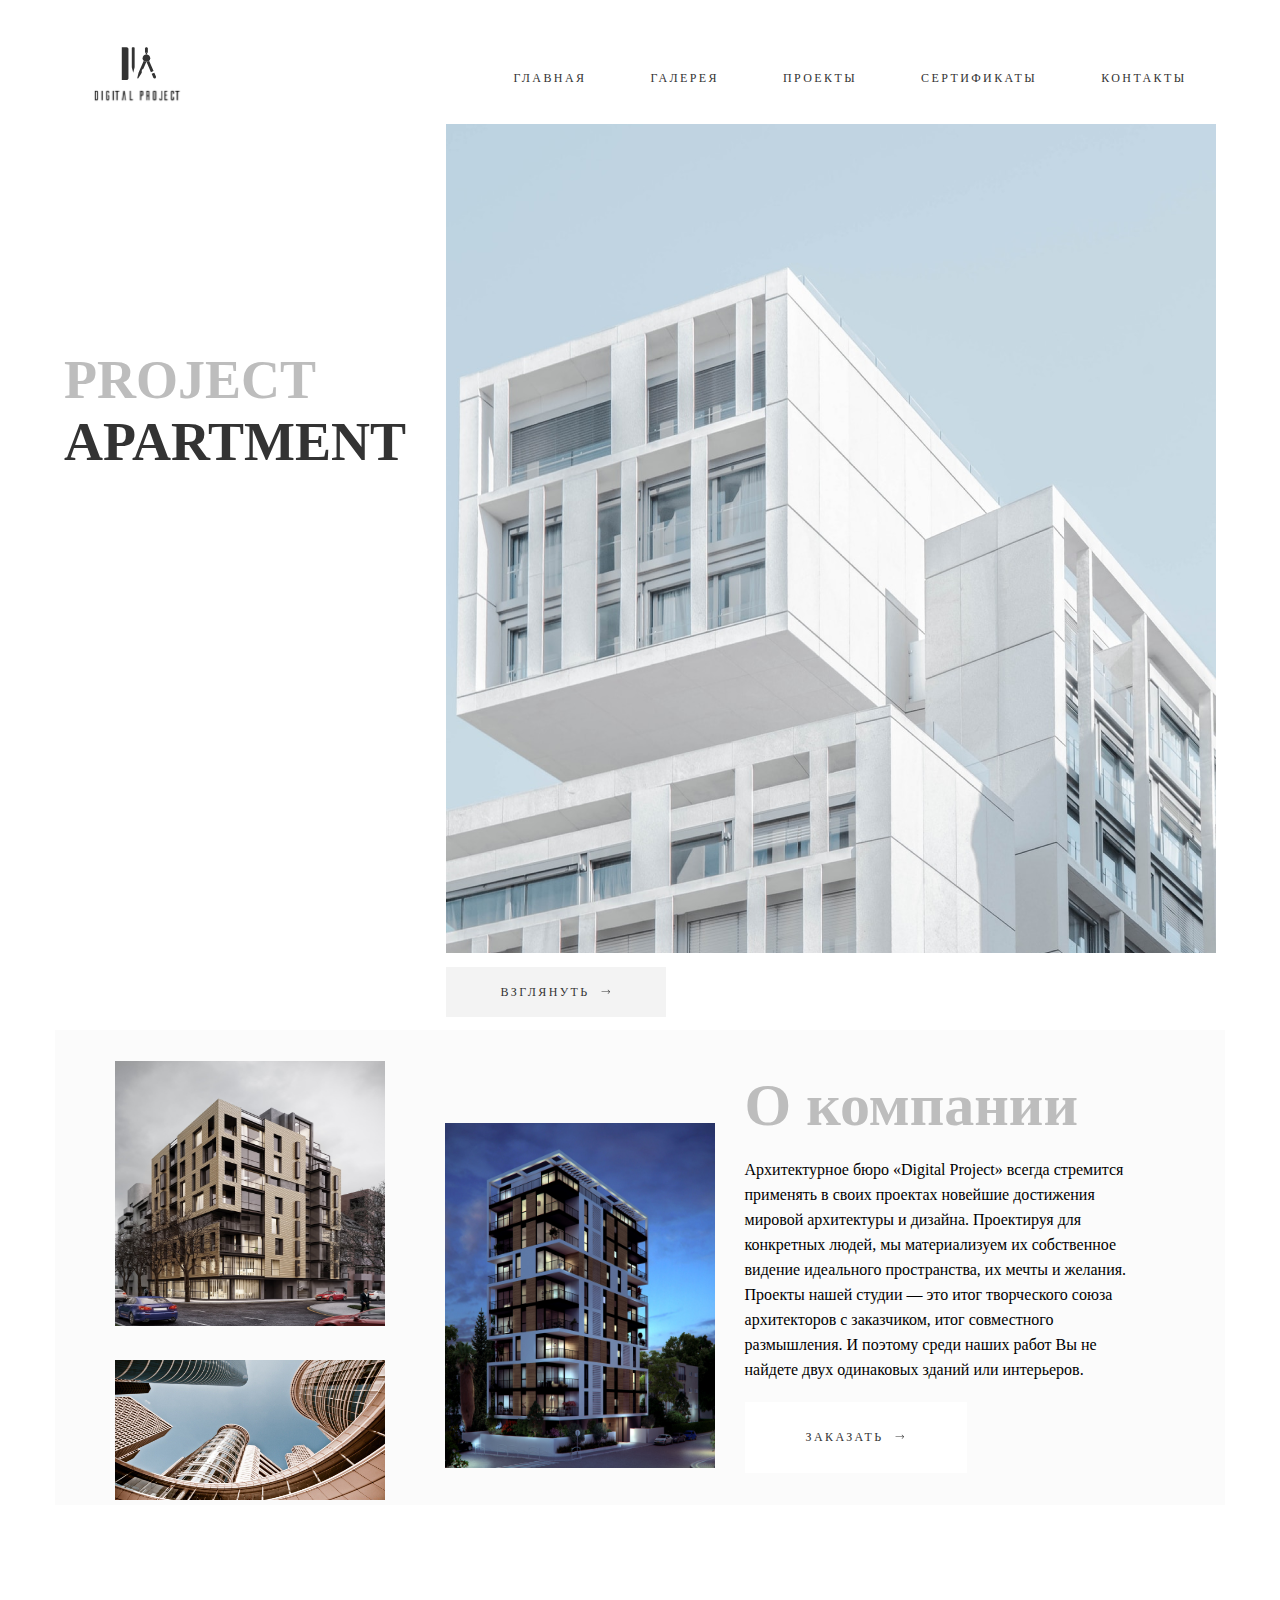
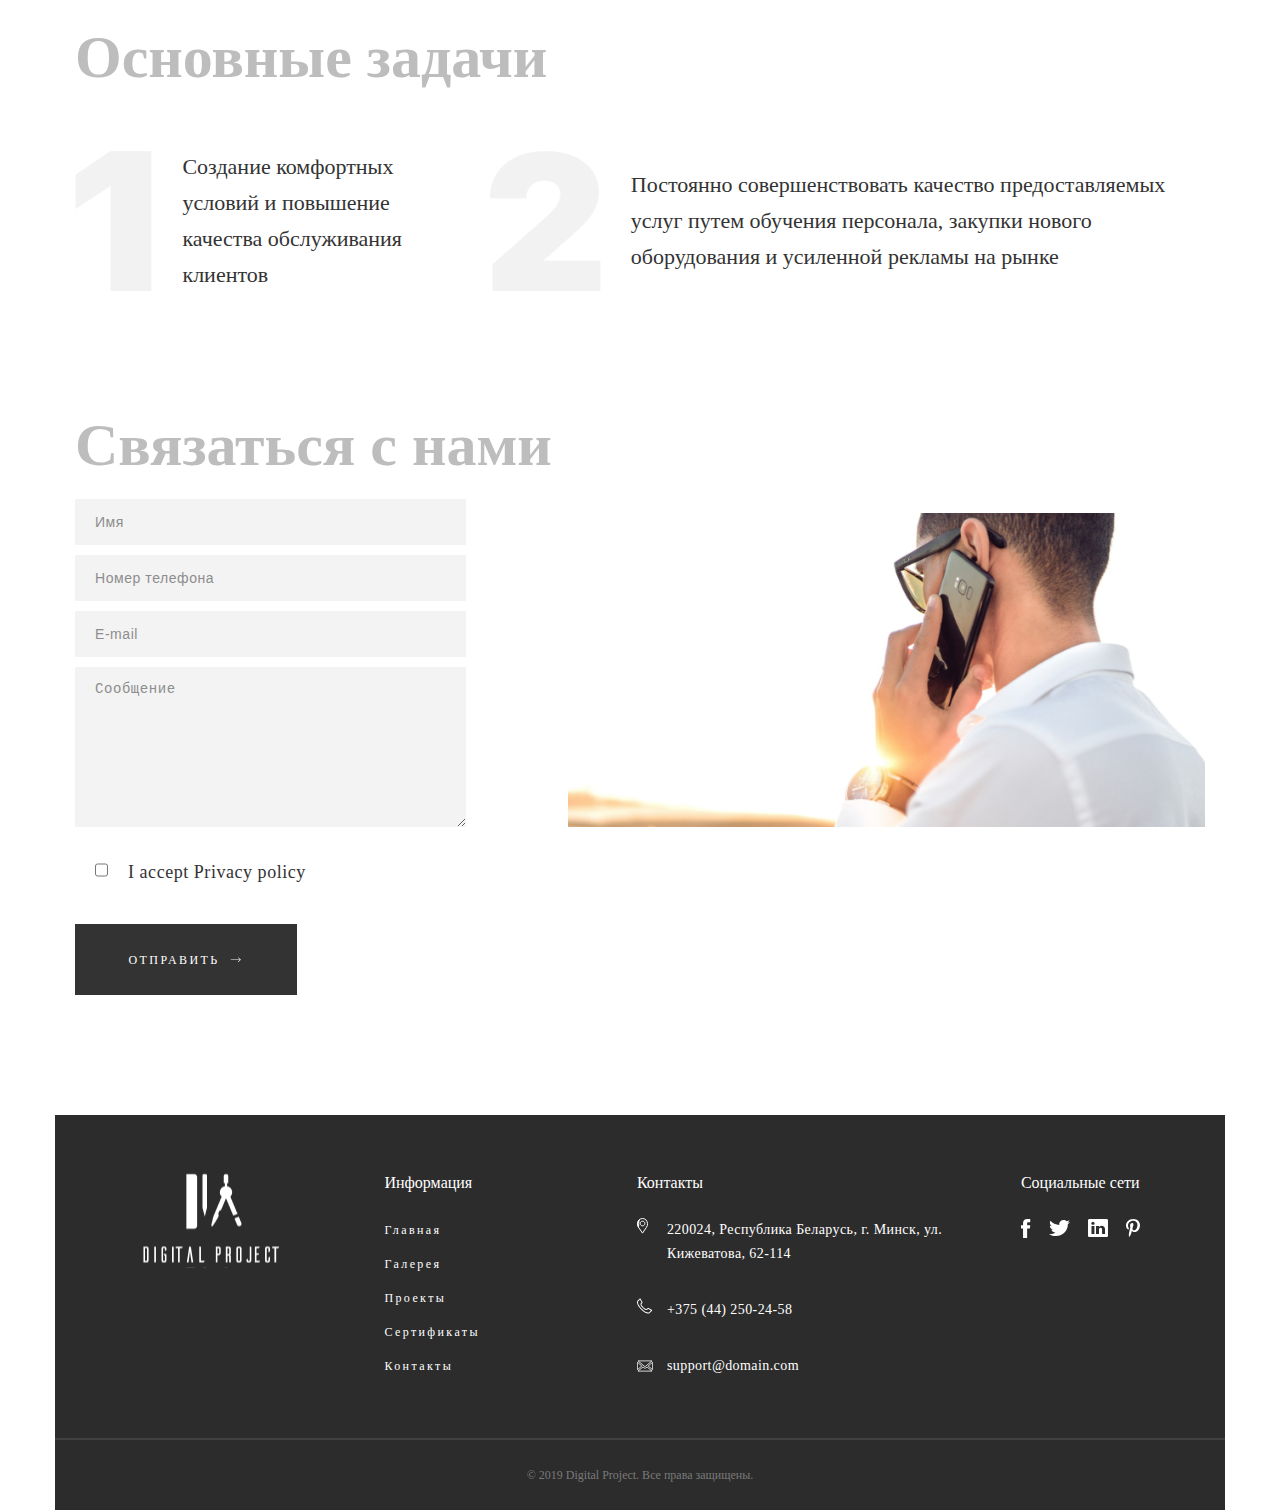
<file: index.html>
<!DOCTYPE html>
<html lang="en">
<head>
    <meta charset="UTF-8">
    <meta name="viewport" content="width=device-width, initial-scale=1.0">
    <title>Digital Project</title>
    <link rel="stylesheet" href="style.css">
</head>
<body>
    <header class="header">
        <div class="container">
            <div class="header_top">
                <a href="index.html" class="logo">
                    <img src="img/logo-1.svg" alt="logo">
                </a>
                <nav class="menu">
                    <div class="burger_menu">
                        <img src="img/hm.svg" alt="#">
                    </div>
                    <ul class="header_menu">
                        <li>
                            <a href="index.html">Главная</a>
                            <a href="gallery/gallery.html">Галерея</a>
                            <a href="projects/projects.html">Проекты</a>
                            <a href="certificates/certificates.html">Сертификаты</a>
                            <a href="contacts/contacts.html">Контакты</a>
                        </li>
                    </ul>
                </nav>  
            </div>
            <div class="header_content">
                <div class="content_title">
                    <h1>Project</h1>
                    <h2>Apartment</h2>
                </div>
                <div class="content_images">
                    <img src="img/title.png" class="title_img" alt="title" >
                    <div class="btn_header">
                        <a href="gallery/gallery.html" ><p>ВЗГЛЯНУТЬ <img src="img/arrow.svg" class="arrow" alt=""></p></a>
                    </div>
                </div>
            </div>
        </div>
    </header>
    <div id="cookie_note">
        <p>
            Мы используем файлы cookies для улучшения работы сайта. Оставаясь на нашем сайте, вы соглашаетесь с условиями использования файлов cookies. Чтобы ознакомиться с нашими Положениями о конфиденциальности и об использовании файлов cookie, <a href="#" target="_blank">нажмите здесь</a>
        </p>
        <button class="button cookie_accept btn btn-primary btn-sm">Я согласен</button>
    </div>
    <div class="container_about">
        <div class="about_img">
            <div class="images">
                <img src="img/about1.jpg" class="about_one" alt="#">
                <img src="img/about2.jpg" class="about_two" alt="#">
            </div>
            <div class="image">
                <img src="img/about3.jpg" alt="#">
            </div>
        </div>
        <div class="about_content">
            <h3>О компании</h3>
            <p>Архитектурное бюро «Digital Project» всегда стремится применять в своих проектах новейшие достижения мировой архитектуры и дизайна. Проектируя для конкретных людей, мы материализуем их собственное видение идеального пространства, их мечты и желания.
                Проекты нашей студии — это итог творческого союза архитекторов с заказчиком, итог совместного размышления. И поэтому среди наших работ Вы не найдете двух одинаковых зданий или интерьеров.</p>
            <div class="btn_content">
                <a href="form/form.html"><p>ЗАКАЗАТЬ <img src="img/arrow.svg" class="arrow" alt=""></p></a>
            </div>  
        </div>
    </div>
    <div class="main_tasks">
        <h3>Основные задачи</h3>
        <div class="tasks">
            <div class="one">
                <img src="img/one.png" alt="#">
                <p>Создание комфортных условий и повышение качества обслуживания клиентов</p>
            </div>
            <div class="two">
                <img src="img/two.png" alt="#">
                <p>Постоянно совершенствовать качество предоставляемых услуг путем обучения персонала, закупки нового оборудования и усиленной рекламы на рынке</p>
            </div>
        </div>
    </div>
    <div class="feedback">
        <h3>Связаться с нами</h3>
        <div class="form_feedback">
            <form action="#" id="myForm">
                <div class="input-box">
                    <input type="text" placeholder="Имя" id="name">
                </div>
                <div class="input-box">
                    <input type="phone" placeholder="Номер телефона" class="tel" id="telephone">
                </div>
                <div class="input-box">
                    <input type="email" placeholder="E-mail" id="mail">
                </div>
                <div class="input-box">
                    <textarea placeholder="Сообщение" id="message"></textarea>
                </div>
            </form>
            <img src="img/feedback.png" alt="#">
        </div>
        <div class="privacy">
            <input type="checkbox" class="checkbox">
            <a href="https://quizzickle.com/privacy_txt.html"><p class="privacy">I accept Privacy policy</p></a>
        </div> 
        <a href="success/success.html"><p class="submit" onclick="send()" >ОТПРАВИТЬ <img src="img/arrow-2.svg" class="arrow" alt=""></p></a>
    </div>
    <footer class="footer">
        <div class="footer_top">
            <div class="footer_logo">
                <a href="index.html" class="logo">
                    <img src="img/logo-2.svg" alt="">
                </a>
            </div>
            <div class="footer_info">
                <p>Информация</p>
                <nav class="footer_menu">
                    <ul>
                        <li>
                            <a href="index.html">Главная</a>
                            <a href="gallery/gallery.html">Галерея</a>
                            <a href="projects/projects.html">Проекты</a>
                            <a href="certificates/certificates.html">Сертификаты</a>
                            <a href="contacts/contacts.html">Контакты</a>
                        </li>
                    </ul>
                </nav> 
            </div>
            <div class="footer_contacts">
                <p class="contact">Контакты</p>
                <div class="address">
                    <a href="https://yandex.by/maps/-/CDa0YTzY" class="maps"> 
                        <img src="img/location.svg" alt="">
                        <p>220024, Республика Беларусь, г. Минск, ул. Кижеватова, 62-114</p>
                    </a>
                </div>
                <div class="phone">
                    <a href="tel:+375442502458" class="number">
                        <img src="img/phone.svg" alt="">
                        <p>+375 (44) 250-24-58</p>
                    </a>
                </div>
                <div class="mail">
                    <a href="mailto:support@domain.com" class="email">
                        <img src="img/mail.svg" alt="">
                        <p>support@domain.com</p>
                    </a>
                </div>
            </div>
            <div class="social">
                <p>Социальные сети</p>
                <div class="social_icon">
                    <a href="https://ru-ru.facebook.com/"><img src="img/fb.svg" alt="#"></a>
                    <a href="https://twitter.com/"><img src="img/twitter.svg" alt="#"></a>
                    <a href="https://www.linkedin.com/"><img src="img/linkedin.svg" alt="#"></a>
                    <a href="https://ru.pinterest.com/"><img src="img/pinterest.svg" alt="#"></a>
                </div>
            </div>
        </div>
        <p class="line"></p>
        <div class="footer_copyright">
            <p>© 2019 Digital Project. Все права защищены.</p>
        </div>
    </footer>
    <script src="script.js"></script>
</body>
</html>
</file>
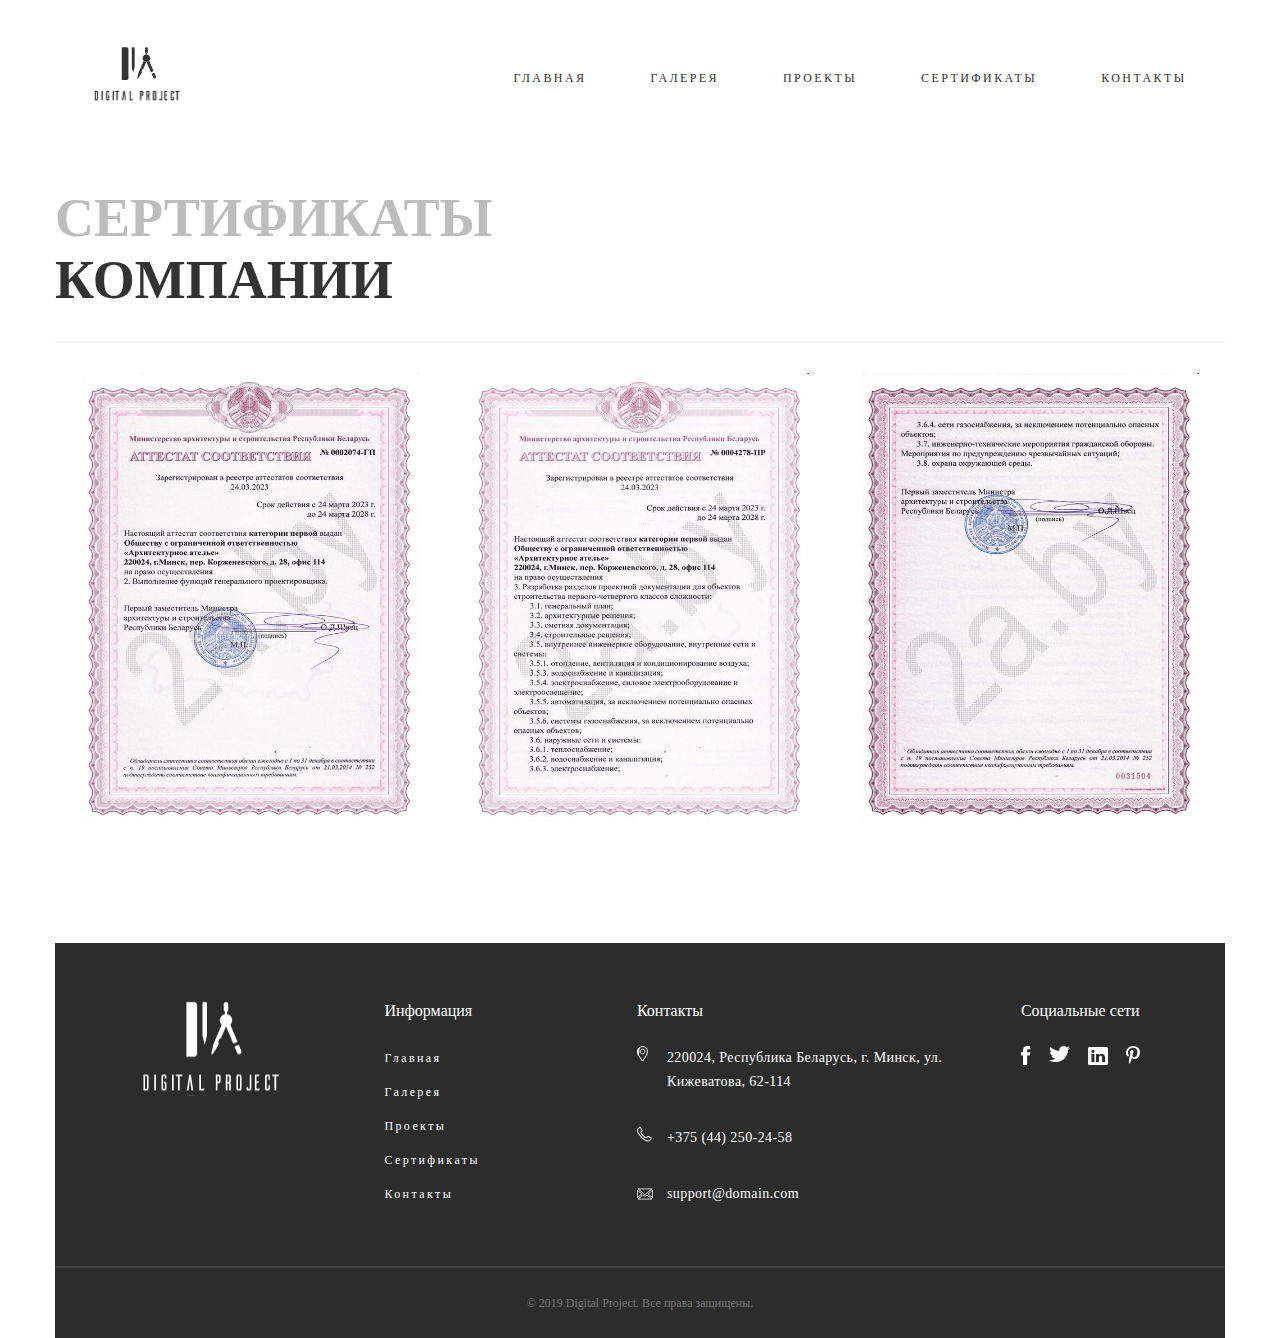
<file: certificates/certificates.html>
<!DOCTYPE html>
<html lang="en">
<head>
    <meta charset="UTF-8">
    <meta name="viewport" content="width=device-width, initial-scale=1.0">
    <title>Digital Project</title>
    <link rel="stylesheet" href="style.css">
</head>
<body>
    <header class="header">
        <div class="container">
            <div class="header_top">
                <a href="../index.html" class="logo">
                    <img src="../img/logo-1.svg" alt="logo">
                </a>
                <nav class="menu">
                    <div class="burger_menu">
                        <img src="../img/hm.svg" alt="#">
                    </div>
                    <ul class="header_menu">
                        <li>
                            <a href="../index.html">Главная</a>
                            <a href="../gallery/gallery.html">Галерея</a>
                            <a href="../projects/projects.html">Проекты</a>
                            <a href="../certificates/certificates.html">Сертификаты</a>
                            <a href="../contacts/contacts.html">Контакты</a>
                        </li>
                    </ul>
                </nav>  
            </div>
            <div class="content_title">
                <h1>СЕРТИФИКАТЫ</h1>
                <h2>КОМПАНИИ</h2>
            </div>
        </div>
    </header>
    <div id="cookie_note">
        <p>
            Мы используем файлы cookies для улучшения работы сайта. Оставаясь на нашем сайте, вы соглашаетесь с условиями использования файлов cookies. Чтобы ознакомиться с нашими Положениями о конфиденциальности и об использовании файлов cookie, <a href="#" target="_blank">нажмите здесь</a>
        </p>
        <button class="button cookie_accept btn btn-primary btn-sm">Я согласен</button>
    </div>
    <p class="line_top"></p>
    <div class="container_certificates"> 
        <img src="img/img-1.jpg" class="certificates" alt="#">
        <img src="img/img-2.jpg" class="certificates" alt="#">
        <img src="img/img-3.jpg" class="certificates" alt="#">
    </div>
    <footer class="footer">
        <div class="footer_top">
            <div class="footer_logo">
                <a href="../index.html" class="logo">
                    <img src="../img/logo-2.svg" alt="">
                </a>
            </div>
            <div class="footer_info">
                <p>Информация</p>
                <nav class="footer_menu">
                    <ul>
                        <li>
                            <a href="../index.html">Главная</a>
                            <a href="../gallery/gallery.html">Галерея</a>
                            <a href="../projects/projects.html">Проекты</a>
                            <a href="../certificates/certificates.html">Сертификаты</a>
                            <a href="../contacts/contacts.html">Контакты</a>
                        </li>
                    </ul>
                </nav> 
            </div>
            <div class="footer_contacts">
                <p class="contact">Контакты</p>
                <div class="address">
                    <a href="https://yandex.by/maps/-/CDa0YTzY" class="maps"> 
                        <img src="../img/location.svg" alt="">
                        <p>220024, Республика Беларусь, г. Минск, ул. Кижеватова, 62-114</p>
                    </a>
                </div>
                <div class="phone">
                    <a href="tel:+375442502458" class="number">
                        <img src="../img/phone.svg" alt="">
                        <p>+375 (44) 250-24-58</p>
                    </a>
                </div>
                <div class="mail">
                    <a href="mailto:support@domain.com" class="email">
                        <img src="../img/mail.svg" alt="">
                        <p>support@domain.com</p>
                    </a>
                </div>
            </div>
            <div class="social">
                <p>Социальные сети</p>
                <div class="social_icon">
                    <a href="https://ru-ru.facebook.com/"><img src="../img/fb.svg" alt="#"></a>
                    <a href="https://twitter.com/"><img src="../img/twitter.svg" alt="#"></a>
                    <a href="https://www.linkedin.com/"><img src="../img/linkedin.svg" alt="#"></a>
                    <a href="https://ru.pinterest.com/"><img src="../img/pinterest.svg" alt="#"></a>
                </div>
            </div>
        </div>
        <p class="line"></p>
        <div class="footer_copyright">
            <p>© 2019 Digital Project. Все права защищены.</p>
        </div>
    </footer>
    <script src="../script.js"></script>
</body>
</html>
</file>
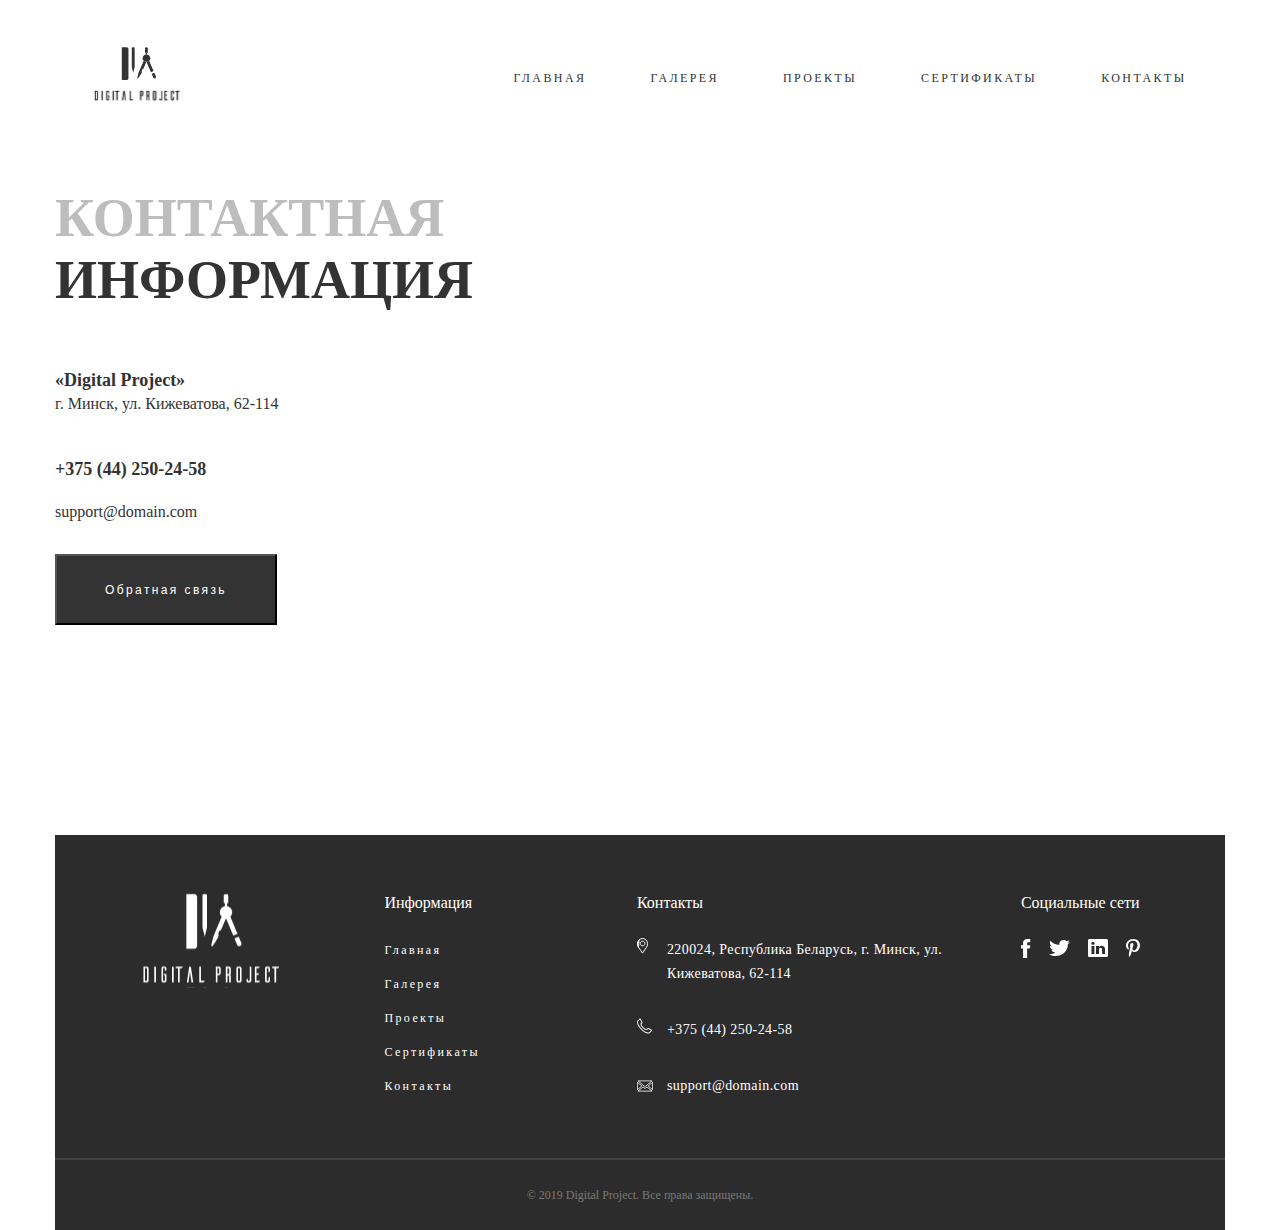
<file: contacts/contacts.html>
<!DOCTYPE html>
<html lang="en">
<head>
    <meta charset="UTF-8">
    <meta name="viewport" content="width=device-width, initial-scale=1.0">
    <title>Digital Project</title>
    <link rel="stylesheet" href="style.css">
</head>
<body>
    <header class="header">
        <div class="container">
            <div class="header_top">
                <a href="../index.html" class="logo">
                    <img src="../img/logo-1.svg" alt="logo">
                </a>
                <nav class="menu">
                    <div class="burger_menu">
                        <img src="../img/hm.svg" alt="#">
                    </div>
                    <ul class="header_menu">
                        <li>
                            <a href="../index.html">Главная</a>
                            <a href="../gallery/gallery.html">Галерея</a>
                            <a href="../projects/projects.html">Проекты</a>
                            <a href="../certificates/certificates.html">Сертификаты</a>
                            <a href="../contacts/contacts.html">Контакты</a>
                        </li>
                    </ul>
                </nav>  
            </div>
            <div class="content_title">
                <h1>КОНТАКТНАЯ</h1>
                <h2>ИНФОРМАЦИЯ</h2>
            </div>
        </div>
    </header>
    <div id="cookie_note">
        <p>
            Мы используем файлы cookies для улучшения работы сайта. Оставаясь на нашем сайте, вы соглашаетесь с условиями использования файлов cookies. Чтобы ознакомиться с нашими Положениями о конфиденциальности и об использовании файлов cookie, <a href="#" target="_blank">нажмите здесь</a>
        </p>
        <button class="button cookie_accept btn btn-primary btn-sm">Я согласен</button>
    </div>
    <div class="container_contacts"> 
        <div class="contacts_info">
            <div class="location_title">
                <p class="location_title_bold">«Digital Project» 
                    <p>г. Минск, ул. Кижеватова, 62-114</p> 
                </p>
            </div>
            <a href="tel:+375442502458" class="phone_title">
                <img src="../img/phone.svg" alt="">
                <p>+375 (44) 250-24-58</p>
            </a>
            <a href="mailto:support@domain.com" class="mail_title">
                <img src="../img/mail.svg" alt="">
                <p>support@domain.com</p>
            </a>
            <a href="../form/form.html"><button>Обратная связь</button></a>
        </div>
        <map name="<div style="position:relative;overflow:hidden;"><a href="https://yandex.by/maps/157/minsk/?utm_medium=mapframe&utm_source=maps" style="color:#eee;font-size:12px;position:absolute;top:0px;"></a><a href="https://yandex.by/maps/157/minsk/house/Zk4YcwRhSUEBQFtpfXR1eXxhZQ==/?ll=27.535523%2C53.848939&utm_medium=mapframe&utm_source=maps&z=16.2" style="color:#eee;font-size:12px;position:absolute;top:14px;"></a><iframe src="https://yandex.by/map-widget/v1/?ll=27.535523%2C53.848939&mode=search&ol=geo&ouri=ymapsbm1%3A%2F%2Fgeo%3Fdata%3DCgg2NjY4MjM1MhJY0JHQtdC70LDRgNGD0YHRjCwg0JzRltC90YHQuiwg0LLRg9C70ZbRhtCwINCb0LXQudGC0Y3QvdCw0L3RgtCwINCa0ZbQttCw0LLQsNGC0LDQstCwLCA2MiIKDZM_3EEVYGRXQg%2C%2C&z=16.2" width="650" height="400" frameborder="0" allowfullscreen="true" style="position:relative;"></iframe></div></map>
    </div>
    <footer class="footer">
        <div class="footer_top">
            <div class="footer_logo">
                <a href="../index.html" class="logo">
                    <img src="../img/logo-2.svg" alt="">
                </a>
            </div>
            <div class="footer_info">
                <p>Информация</p>
                <nav class="footer_menu">
                    <ul>
                        <li>
                            <a href="../index.html">Главная</a>
                            <a href="../gallery/gallery.html">Галерея</a>
                            <a href="../projects/projects.html">Проекты</a>
                            <a href="../certificates/certificates.html">Сертификаты</a>
                            <a href="../contacts/contacts.html">Контакты</a>
                        </li>
                    </ul>
                </nav> 
            </div>
            <div class="footer_contacts">
                <p class="contact">Контакты</p>
                <div class="address">
                    <a href="https://yandex.by/maps/-/CDa0YTzY" class="maps"> 
                        <img src="../img/location.svg" alt="">
                        <p>220024, Республика Беларусь, г. Минск, ул. Кижеватова, 62-114</p>
                    </a>
                </div>
                <div class="phone">
                    <a href="tel:+375442502458" class="number">
                        <img src="../img/phone.svg" alt="">
                        <p>+375 (44) 250-24-58</p>
                    </a>
                </div>
                <div class="mail">
                    <a href="mailto:support@domain.com" class="email">
                        <img src="../img/mail.svg" alt="">
                        <p>support@domain.com</p>
                    </a>
                </div>
            </div>
            <div class="social">
                <p>Социальные сети</p>
                <div class="social_icon">
                    <a href="https://ru-ru.facebook.com/"><img src="../img/fb.svg" alt="#"></a>
                    <a href="https://twitter.com/"><img src="../img/twitter.svg" alt="#"></a>
                    <a href="https://www.linkedin.com/"><img src="../img/linkedin.svg" alt="#"></a>
                    <a href="https://ru.pinterest.com/"><img src="../img/pinterest.svg" alt="#"></a>
                </div>
            </div>
        </div>
        <p class="line"></p>
        <div class="footer_copyright">
            <p>© 2019 Digital Project. Все права защищены.</p>
        </div>
    </footer>
    <script src="../script.js"></script>
</body>
</html>
</file>
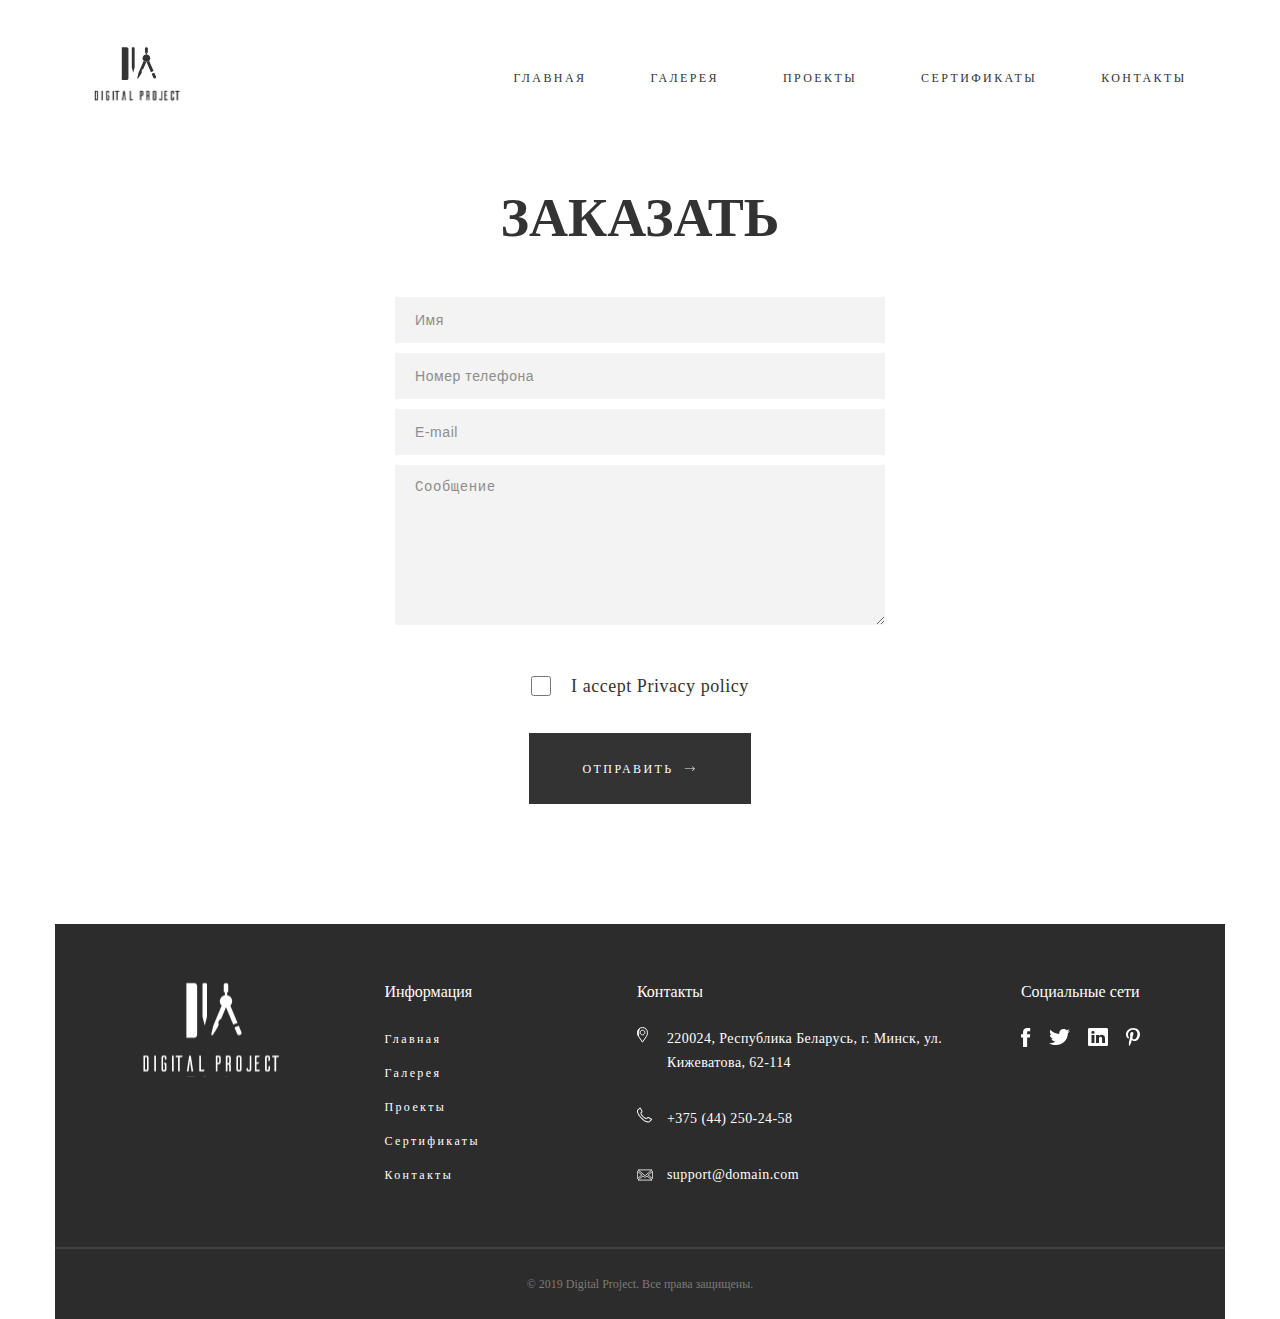
<file: form/form.html>
<!DOCTYPE html>
<html lang="en">
<head>
    <meta charset="UTF-8">
    <meta name="viewport" content="width=device-width, initial-scale=1.0">
    <title>Digital Project</title>
    <link rel="stylesheet" href="style.css">
</head>
<body>
    <header class="header">
        <div class="container">
            <div class="header_top">
                <a href="../index.html" class="logo">
                    <img src="../img/logo-1.svg" alt="logo">
                </a>
                <nav class="menu">
                    <div class="burger_menu">
                        <img src="../img/hm.svg" alt="#">
                    </div>
                    <ul class="header_menu">
                        <li>
                            <a href="../index.html">Главная</a>
                            <a href="../gallery/gallery.html">Галерея</a>
                            <a href="../projects/projects.html">Проекты</a>
                            <a href="../certificates/certificates.html">Сертификаты</a>
                            <a href="../contacts/contacts.html">Контакты</a>
                        </li>
                    </ul>
                </nav>  
            </div>
            <div class="content_title">
                <h1>ЗАКАЗАТЬ</h1>
            </div>
        </div>
    </header>
    <div id="cookie_note">
        <p>
            Мы используем файлы cookies для улучшения работы сайта. Оставаясь на нашем сайте, вы соглашаетесь с условиями использования файлов cookies. Чтобы ознакомиться с нашими Положениями о конфиденциальности и об использовании файлов cookie, <a href="#" target="_blank">нажмите здесь</a>
        </p>
        <button class="button cookie_accept btn btn-primary btn-sm">Я согласен</button>
    </div>
    <div class="form_feedback">
        <form action="#" id="myForm">
            <div class="input-box">
                <input type="text" placeholder="Имя" id="name">
            </div>
            <div class="input-box">
                <input type="phone" placeholder="Номер телефона" class="tel" id="telephone">
            </div>
            <div class="input-box">
                <input type="email" placeholder="E-mail" id="mail">
            </div>
            <div class="input-box">
                <textarea placeholder="Сообщение" id="message"></textarea>
            </div>
        </form>
    </div>
    <div class="privacy">
        <input type="checkbox" class="checkbox">
        <a href="https://quizzickle.com/privacy_txt.html"><p class="privacy">I accept Privacy policy</p></a>
    </div> 
    <a href="../success/success.html"><p class="submit" onclick="send()" >ОТПРАВИТЬ <img src="../img/arrow-2.svg" class="arrow" alt=""></p></a>
    <footer class="footer">
        <div class="footer_top">
            <div class="footer_logo">
                <a href="../index.html" class="logo">
                    <img src="../img/logo-2.svg" alt="#">
                </a>
            </div>
            <div class="footer_info">
                <p>Информация</p>
                <nav class="footer_menu">
                    <ul>
                        <li>
                            <a href="../index.html">Главная</a>
                            <a href="../gallery/gallery.html">Галерея</a>
                            <a href="../projects/projects.html">Проекты</a>
                            <a href="../certificates/certificates.html">Сертификаты</a>
                            <a href="../contacts/contacts.html">Контакты</a>
                        </li>
                    </ul>
                </nav> 
            </div>
            <div class="footer_contacts">
                <p class="contact">Контакты</p>
                <div class="address">
                    <a href="https://yandex.by/maps/-/CDa0YTzY" class="maps"> 
                        <img src="../img/location.svg" alt="">
                        <p>220024, Республика Беларусь, г. Минск, ул. Кижеватова, 62-114</p>
                    </a>
                </div>
                <div class="phone">
                    <a href="tel:+375442502458" class="number">
                        <img src="../img/phone.svg" alt="">
                        <p>+375 (44) 250-24-58</p>
                    </a>
                </div>
                <div class="mail">
                    <a href="mailto:support@domain.com" class="email">
                        <img src="../img/mail.svg" alt="">
                        <p>support@domain.com</p>
                    </a>
                </div>
            </div>
            <div class="social">
                <p>Социальные сети</p>
                <div class="social_icon">
                    <a href="https://ru-ru.facebook.com/"><img src="../img/fb.svg" alt="#"></a>
                    <a href="https://twitter.com/"><img src="../img/twitter.svg" alt="#"></a>
                    <a href="https://www.linkedin.com/"><img src="../img/linkedin.svg" alt="#"></a>
                    <a href="https://ru.pinterest.com/"><img src="../img/pinterest.svg" alt="#"></a>
                </div>
            </div>
        </div>
        <p class="line"></p>
        <div class="footer_copyright">
            <p>© 2019 Digital Project. Все права защищены.</p>
        </div>
    </footer>
    <script src="../script.js"></script>
</body>
</html>
</file>
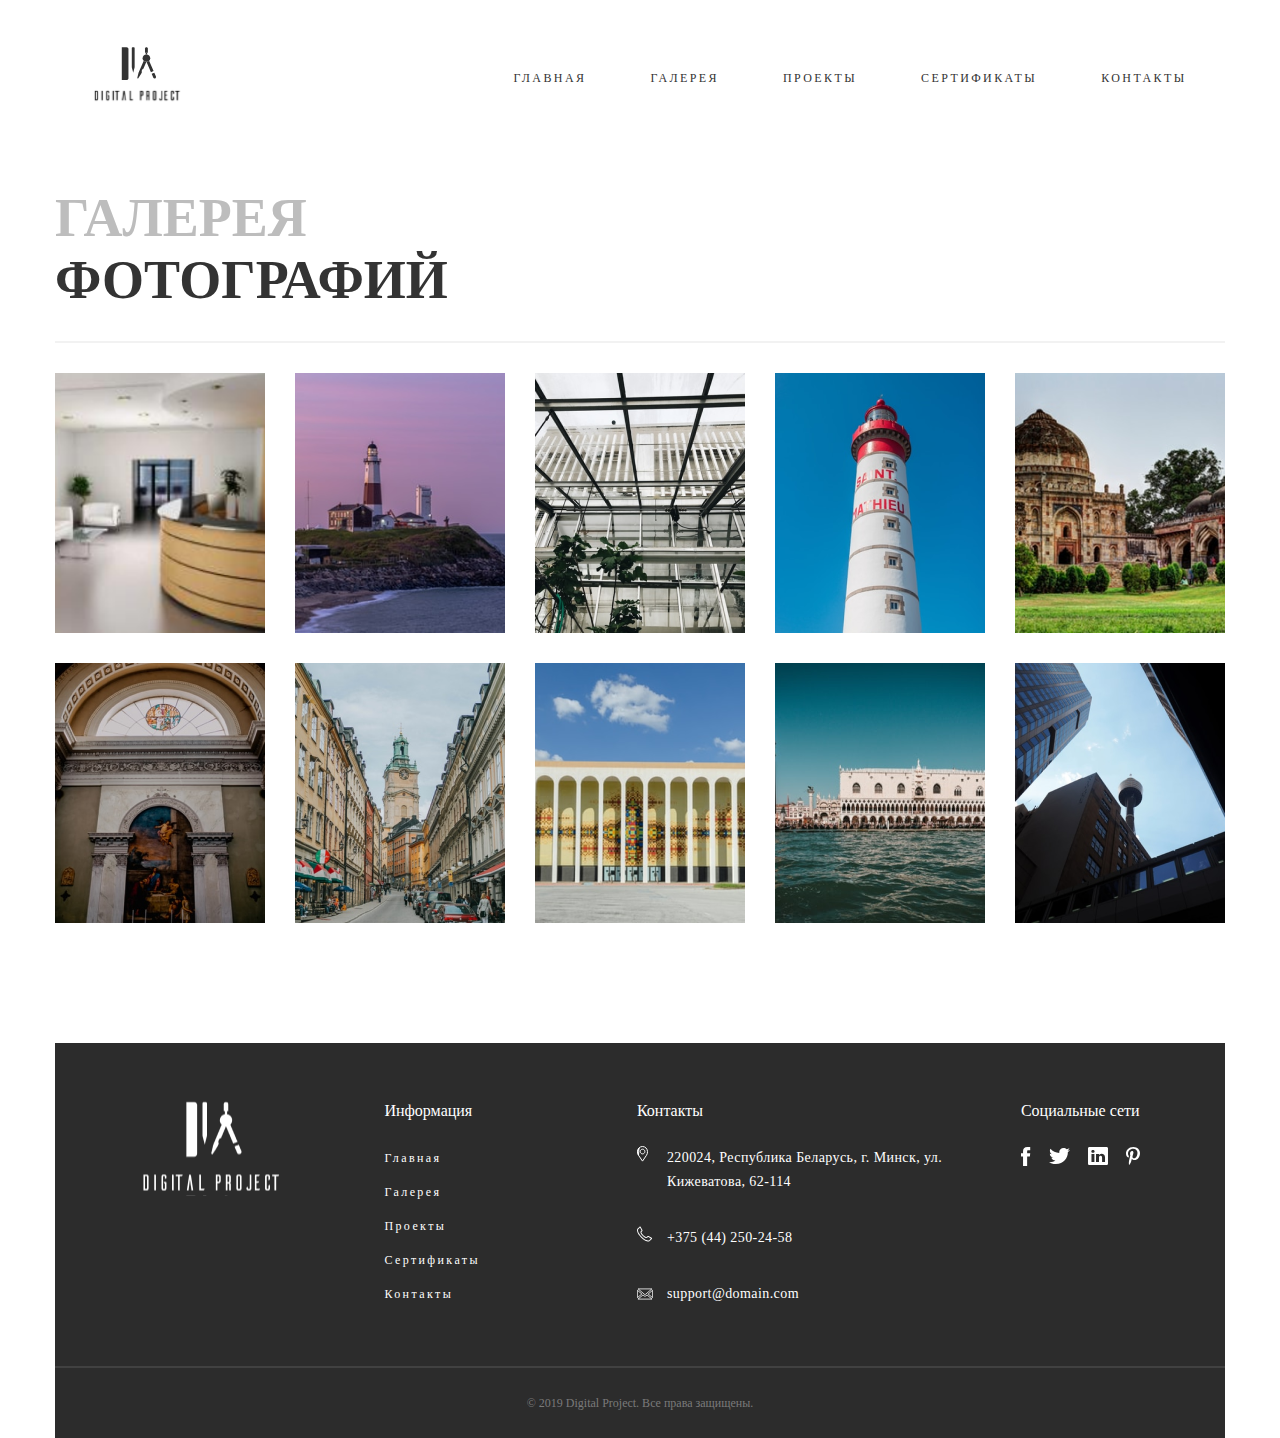
<file: gallery/gallery.html>
<!DOCTYPE html>
<html lang="en">
<head>
    <meta charset="UTF-8">
    <meta name="viewport" content="width=device-width, initial-scale=1.0">
    <title>Digital Project</title>
    <link rel="stylesheet" href="style.css">
</head>
<body>
    <header class="header">
        <div class="container">
            <div class="header_top">
                <a href="../index.html" class="logo">
                    <img src="../img/logo-1.svg" alt="logo">
                </a>
                <nav class="menu">
                    <div class="burger_menu">
                        <img src="../img/hm.svg" alt="#">
                    </div>
                    <ul class="header_menu">
                        <li>
                            <a href="../index.html">Главная</a>
                            <a href="../gallery/gallery.html">Галерея</a>
                            <a href="../projects/projects.html">Проекты</a>
                            <a href="../certificates/certificates.html">Сертификаты</a>
                            <a href="../contacts/contacts.html">Контакты</a>
                        </li>
                    </ul>
                </nav>  
            </div>
            <div class="content_title">
                <h1>ГАЛЕРЕЯ</h1>
                <h2>ФОТОГРАФИЙ</h2>
            </div>
        </div>
    </header>
    <div id="cookie_note">
        <p>Мы используем файлы cookies для улучшения работы сайта. Оставаясь на нашем сайте, вы соглашаетесь с условиями использования файлов cookies. Чтобы ознакомиться с нашими Положениями о конфиденциальности и об использовании файлов cookie, <a href="#" target="_blank">нажмите здесь</a></p>
        <button class="button cookie_accept btn btn-primary btn-sm">Я согласен</button>
    </div>
    <p class="line_top"></p>
    <div class="container_gallery"> 
        <div class="gallery_img">
            <img src="img/img-1.png" alt="#">
            <img src="img/img-2.png" alt="#">
            <img src="img/img-3.png" alt="#">
            <img src="img/img-4.png" alt="#">
            <img src="img/img-5.png" alt="#">
            <img src="img/img-6.png" alt="#">
            <img src="img/img-7.png" alt="#">
            <img src="img/img-8.png" alt="#">
            <img src="img/img-9.png" alt="#">
            <img src="img/img-10.png" alt="#">
        </div>
    </div>
    <footer class="footer">
        <div class="footer_top">
            <div class="footer_logo">
                <a href="../index.html" class="logo">
                    <img src="../img/logo-2.svg" alt="">
                </a>
            </div>
            <div class="footer_info">
                <p>Информация</p>
                <nav class="footer_menu">
                    <ul>
                        <li>
                            <a href="../index.html">Главная</a>
                            <a href="../gallery/gallery.html">Галерея</a>
                            <a href="../projects/projects.html">Проекты</a>
                            <a href="../certificates/certificates.html">Сертификаты</a>
                            <a href="../contacts/contacts.html">Контакты</a>
                        </li>
                    </ul>
                </nav> 
            </div>
            <div class="footer_contacts">
                <p class="contact">Контакты</p>
                <div class="address">
                    <a href="https://yandex.by/maps/-/CDa0YTzY" class="maps"> 
                        <img src="../img/location.svg" alt="">
                        <p>220024, Республика Беларусь, г. Минск, ул. Кижеватова, 62-114</p>
                    </a>
                </div>
                <div class="phone">
                    <a href="tel:+375442502458" class="number">
                        <img src="../img/phone.svg" alt="">
                        <p>+375 (44) 250-24-58</p>
                    </a>
                </div>
                <div class="mail">
                    <a href="mailto:support@domain.com" class="email">
                        <img src="../img/mail.svg" alt="">
                        <p>support@domain.com</p>
                    </a>
                </div>
            </div>
            <div class="social">
                <p>Социальные сети</p>
                <div class="social_icon">
                    <a href="https://ru-ru.facebook.com/"><img src="../img/fb.svg" alt="#"></a>
                    <a href="https://twitter.com/"><img src="../img/twitter.svg" alt="#"></a>
                    <a href="https://www.linkedin.com/"><img src="../img/linkedin.svg" alt="#"></a>
                    <a href="https://ru.pinterest.com/"><img src="../img/pinterest.svg" alt="#"></a>
                </div>
            </div>
        </div>
        <p class="line"></p>
        <div class="footer_copyright">
            <p>© 2019 Digital Project. Все права защищены.</p>
        </div>
    </footer>
    <script src="../script.js"></script>
</body>
</html>
</file>
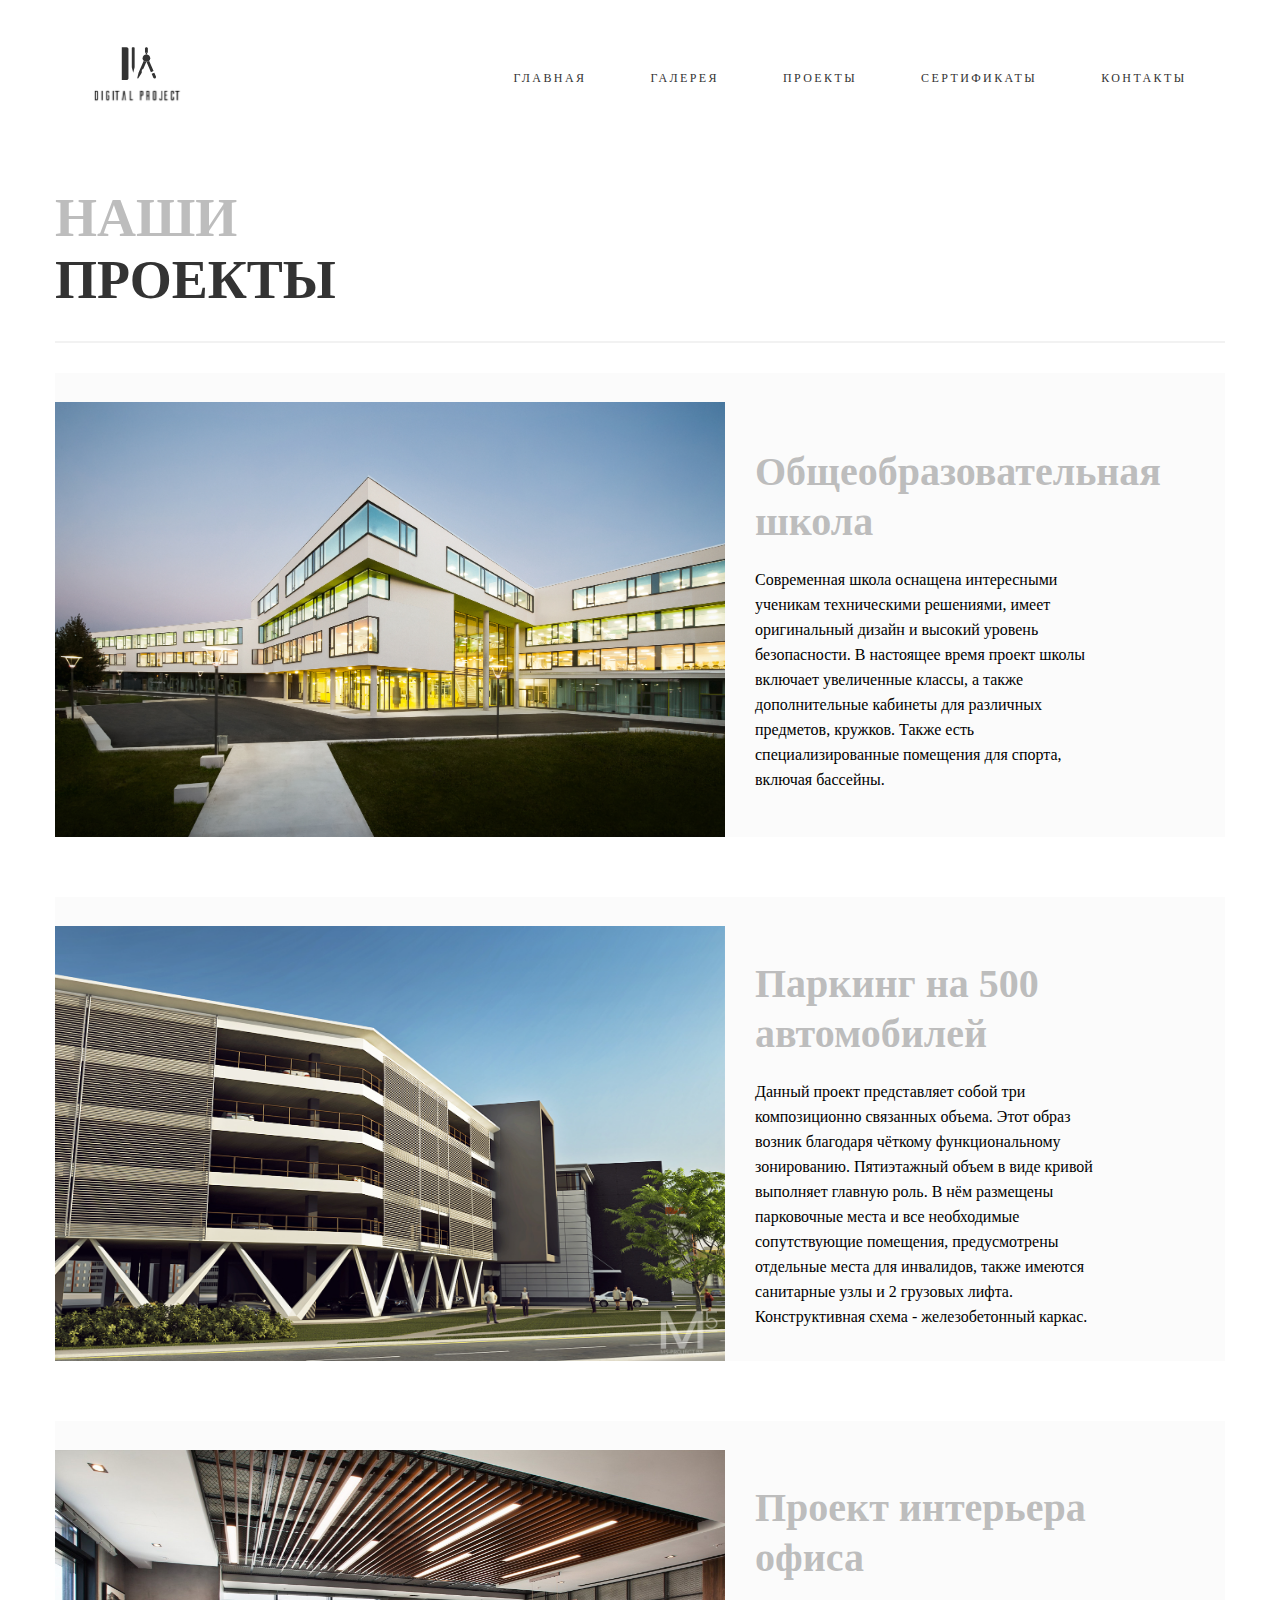
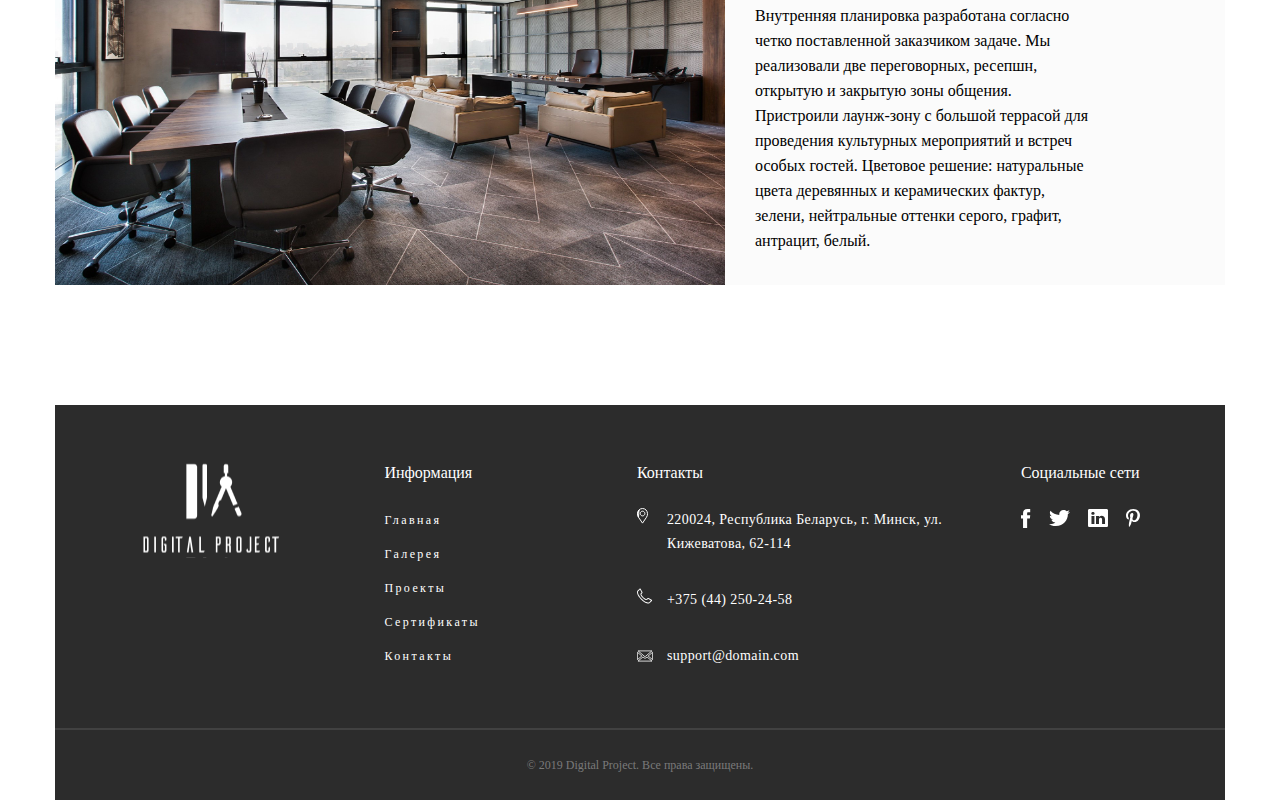
<file: projects/projects.html>
<!DOCTYPE html>
<html lang="en">
<head>
    <meta charset="UTF-8">
    <meta name="viewport" content="width=device-width, initial-scale=1.0">
    <title>Digital Project</title>
    <link rel="stylesheet" href="style.css">
</head>
<body>
    <header class="header">
        <div class="container">
            <div class="header_top">
                <a href="../index.html" class="logo">
                    <img src="../img/logo-1.svg" alt="logo">
                </a>
                <nav class="menu">
                    <div class="burger_menu">
                        <img src="../img/hm.svg" alt="#">
                    </div>
                    <ul class="header_menu">
                        <li>
                            <a href="../index.html">Главная</a>
                            <a href="../gallery/gallery.html">Галерея</a>
                            <a href="../projects/projects.html">Проекты</a>
                            <a href="../certificates/certificates.html">Сертификаты</a>
                            <a href="../contacts/contacts.html">Контакты</a>
                        </li>
                    </ul>
                </nav>  
            </div>
            <div class="content_title">
                <h1>НАШИ</h1>
                <h2>ПРОЕКТЫ</h2>
            </div>
        </div>
    </header>
    <div id="cookie_note">
        <p>
            Мы используем файлы cookies для улучшения работы сайта. Оставаясь на нашем сайте, вы соглашаетесь с условиями использования файлов cookies. Чтобы ознакомиться с нашими Положениями о конфиденциальности и об использовании файлов cookie, <a href="#" target="_blank">нажмите здесь</a>
        </p>
        <button class="button cookie_accept btn btn-primary btn-sm">Я согласен</button>
    </div>
    <p class="line_top"></p>
    <div class="container_projects"> 
        <div class="projects">
            <img src="img/school.jpg" alt="#">
            <div class="content">
                <h3>Общеобразовательная школа</h3>
                <p> Современная школа оснащена интересными ученикам техническими решениями, имеет оригинальный дизайн и высокий уровень безопасности. В настоящее время проект школы включает увеличенные классы, а также дополнительные кабинеты для различных предметов, кружков. Также есть специализированные помещения для спорта, включая бассейны.</p>
            </div>
        </div>
        <div class="projects">
            <img src="img/parking.jpg" alt="#">
            <div class="content">
                <h3>Паркинг на 500 автомобилей</h3>
                <p> Данный проект представляет собой три композиционно связанных объема. Этот образ возник благодаря чёткому функциональному зонированию. Пятиэтажный объем в виде кривой выполняет главную роль. В нём размещены парковочные места и все необходимые сопутствующие помещения, предусмотрены отдельные места для инвалидов, также имеются санитарные узлы и 2 грузовых лифта. Конструктивная схема - железобетонный каркас.</p>
            </div>
        </div>
        <div class="projects">
            <img src="img/office.jpg" alt="#">
            <div class="content">
                <h3>Проект интерьера офиса</h3>
                <p> Внутренняя планировка разработана согласно четко поставленной заказчиком задаче. Мы реализовали две переговорных, ресепшн, открытую и закрытую зоны общения. Пристроили лаунж-зону с большой террасой для проведения культурных мероприятий и встреч особых гостей. Цветовое решение: натуральные цвета деревянных и керамических фактур, зелени, нейтральные оттенки серого, графит, антрацит, белый. </p>
            </div>
        </div>
    </div>
    <footer class="footer">
        <div class="footer_top">
            <div class="footer_logo">
                <a href="../index.html" class="logo">
                    <img src="../img/logo-2.svg" alt="">
                </a>
            </div>
            <div class="footer_info">
                <p>Информация</p>
                <nav class="footer_menu">
                    <ul>
                        <li>
                            <a href="../index.html">Главная</a>
                            <a href="../gallery/gallery.html">Галерея</a>
                            <a href="../projects/projects.html">Проекты</a>
                            <a href="../certificates/certificates.html">Сертификаты</a>
                            <a href="../contacts/contacts.html">Контакты</a>
                        </li>
                    </ul>
                </nav> 
            </div>
            <div class="footer_contacts">
                <p class="contact">Контакты</p>
                <div class="address">
                    <a href="https://yandex.by/maps/-/CDa0YTzY" class="maps"> 
                        <img src="../img/location.svg" alt="">
                        <p>220024, Республика Беларусь, г. Минск, ул. Кижеватова, 62-114</p>
                    </a>
                </div>
                <div class="phone">
                    <a href="tel:+375442502458" class="number">
                        <img src="../img/phone.svg" alt="">
                        <p>+375 (44) 250-24-58</p>
                    </a>
                </div>
                <div class="mail">
                    <a href="mailto:support@domain.com" class="email">
                        <img src="../img/mail.svg" alt="">
                        <p>support@domain.com</p>
                    </a>
                </div>
            </div>
            <div class="social">
                <p>Социальные сети</p>
                <div class="social_icon">
                    <a href="https://ru-ru.facebook.com/"><img src="../img/fb.svg" alt="#"></a>
                    <a href="https://twitter.com/"><img src="../img/twitter.svg" alt="#"></a>
                    <a href="https://www.linkedin.com/"><img src="../img/linkedin.svg" alt="#"></a>
                    <a href="https://ru.pinterest.com/"><img src="../img/pinterest.svg" alt="#"></a>
                </div>
            </div>
        </div>
        <p class="line"></p>
        <div class="footer_copyright">
            <p>© 2019 Digital Project. Все права защищены.</p>
        </div>
    </footer>
    <script src="../script.js"></script>
</body>
</html>
</file>
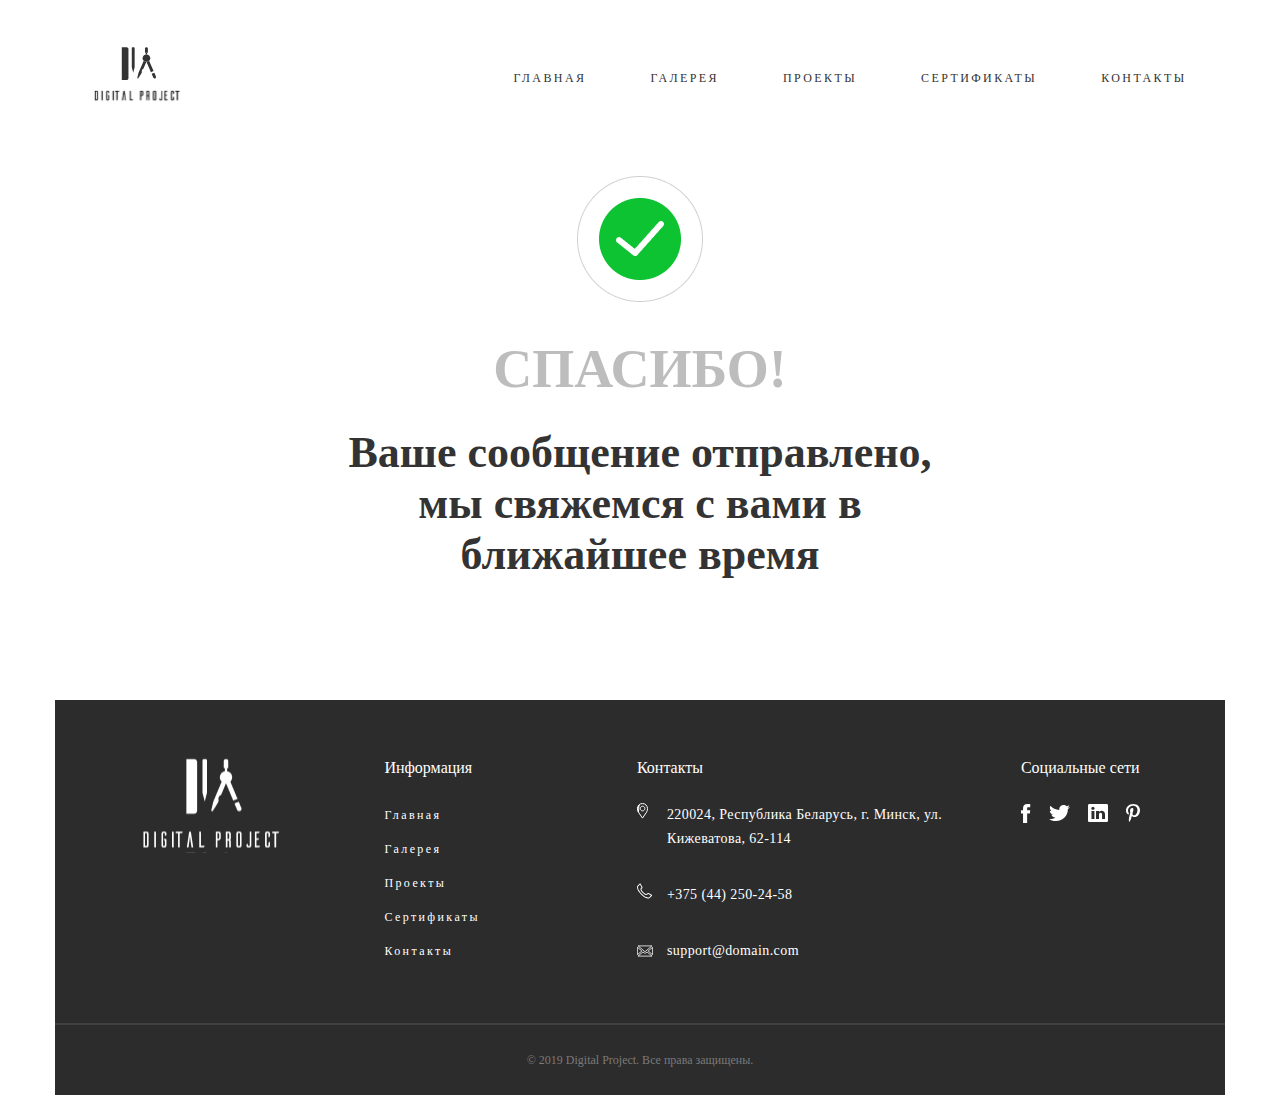
<file: success/success.html>
<!DOCTYPE html>
<html lang="en">
<head>
    <meta charset="UTF-8">
    <meta name="viewport" content="width=device-width, initial-scale=1.0">
    <title>Digital Project</title>
    <link rel="stylesheet" href="style.css">
</head>
<body>
    <header class="header">
        <div class="container">
            <div class="header_top">
                <a href="../index.html" class="logo">
                    <img src="../img/logo-1.svg" alt="logo">
                </a>
                <nav class="menu">
                    <div class="burger_menu">
                        <img src="../img/hm.svg" alt="#">
                    </div>
                    <ul class="header_menu">
                        <li>
                            <a href="../index.html">Главная</a>
                            <a href="../gallery/gallery.html">Галерея</a>
                            <a href="../projects/projects.html">Проекты</a>
                            <a href="../certificates/certificates.html">Сертификаты</a>
                            <a href="../contacts/contacts.html">Контакты</a>
                        </li>
                    </ul>
                </nav>  
            </div>
            <div class="content_title">
                <img src="success.png" alt="">
                <h1>Спасибо!</h1>
                <h2>Ваше сообщение отправлено, мы свяжемся с вами в ближайшее время</h2>
            </div>
        </div>
    </header>
    <div id="cookie_note">
        <p>
            Мы используем файлы cookies для улучшения работы сайта. Оставаясь на нашем сайте, вы соглашаетесь с условиями использования файлов cookies. Чтобы ознакомиться с нашими Положениями о конфиденциальности и об использовании файлов cookie, <a href="#" target="_blank">нажмите здесь</a>
        </p>
        <button class="button cookie_accept btn btn-primary btn-sm">Я согласен</button>
    </div>
    <footer class="footer">
        <div class="footer_top">
            <div class="footer_logo">
                <a href="../index.html" class="logo">
                    <img src="../img/logo-2.svg" alt="">
                </a>
            </div>
            <div class="footer_info">
                <p>Информация</p>
                <nav class="footer_menu">
                    <ul>
                        <li>
                            <a href="../index.html">Главная</a>
                            <a href="../gallery/gallery.html">Галерея</a>
                            <a href="../projects/projects.html">Проекты</a>
                            <a href="../certificates/certificates.html">Сертификаты</a>
                            <a href="../contacts/contacts.html">Контакты</a>
                        </li>
                    </ul>
                </nav> 
            </div>
            <div class="footer_contacts">
                <p class="contact">Контакты</p>
                <div class="address">
                    <a href="https://yandex.by/maps/-/CDa0YTzY" class="maps"> 
                        <img src="../img/location.svg" alt="">
                        <p>220024, Республика Беларусь, г. Минск, ул. Кижеватова, 62-114</p>
                    </a>
                </div>
                <div class="phone">
                    <a href="tel:+375442502458" class="number">
                        <img src="../img/phone.svg" alt="">
                        <p>+375 (44) 250-24-58</p>
                    </a>
                </div>
                <div class="mail">
                    <a href="mailto:support@domain.com" class="email">
                        <img src="../img/mail.svg" alt="">
                        <p>support@domain.com</p>
                    </a>
                </div>
            </div>
            <div class="social">
                <p>Социальные сети</p>
                <div class="social_icon">
                    <a href="https://ru-ru.facebook.com/"><img src="../img/fb.svg" alt="#"></a>
                    <a href="https://twitter.com/"><img src="../img/twitter.svg" alt="#"></a>
                    <a href="https://www.linkedin.com/"><img src="../img/linkedin.svg" alt="#"></a>
                    <a href="https://ru.pinterest.com/"><img src="../img/pinterest.svg" alt="#"></a>
                </div>
            </div>
        </div>
        <p class="line"></p>
        <div class="footer_copyright">
            <p>© 2019 Digital Project. Все права защищены.</p>
        </div>
    </footer>
    <script src="../script.js"></script>
</body>
</html>
</file>
<file: style.css>
*{
    margin: 0;
    padding: 0;
}
body{
    max-width: 1170px;
    width: 100%;
    margin: 0 auto;
    
}

a{
    text-decoration: none;
}

h1{
    font-size: 54px;
    color: #BDBDBD;
    text-transform: uppercase;
    margin-top: 225px;
}

ul{
    list-style: none;
}

.header{
    height: 1000px;
    
}

.header_top{
    display: flex;
    justify-content: center;
    align-items: center;
    margin-top: 30px;
    
}

.logo img{
    width: 90px;
    height: 90px;
}

.burger_menu{
    display: none;
}

.menu{
    margin-left: 330px;
}

.menu a{
    font-size: 12px;
    line-height: 12px;
    letter-spacing: 0.2em;
    text-transform: uppercase;
    color: #333333;
    margin-right: 60px;
}

.menu a:last-child{
    margin-right: 0px;
}

.header_content{
    display: flex;
    justify-content: center;
}

#cookie_note{
    display: none;
    position: fixed;
    bottom: 15px;
    left: 50%;
    max-width: 90%;
    transform: translateX(-50%);
    padding: 20px;
    background-color: white;
    border-radius: 4px;
    box-shadow: 2px 3px 10px rgba(0, 0, 0, 0.4);
}

#cookie_note p{
    margin: 0;
    font-size: 0.7rem;
    text-align: left;
    color: black;
}

.cookie_accept{
    width:20%;
}

.content_title{
    margin-right: 40px;
}

.content_title h2{
    font-size: 54px;
    color: #333333;
    text-transform: uppercase;
    margin-top: 0;
}

.btn_header p{
    background-color: #F3F3F3;
    width: 220px;
    height: 50px;
    font-size: 12px;
    line-height: 12px;
    letter-spacing: 0.2em;
    cursor: pointer;
    border: 0;
    display: flex;
    justify-content: center;
    align-items: center;
    margin-top: 10px;
    color: #333333;
}


.btn_header img{
    width: 12px;
    height: 12px;
    margin-left: 10px;
}

.container_about{
    display: flex;
    justify-content: center;
    align-items: center;
    height: 475px;
    background-color: #FBFBFB;
}

.about_one{
    width: 270px;
    height: 265px;
    margin-top: 30px;
   
}

.about_two{
    width: 270px;
    height: 140px;
    margin-top: 30px;
}

.image img{
    width: 270px;
    height: 345px;
    margin-top: 60px;
}

.about_img {
    display: flex;
    justify-content: center;
    align-items: center;
    text-align: center;
}

.about_content h3{
    font-size: 60px;
    line-height: 64px;
    letter-spacing: 0em;
    color: #BDBDBD;
    margin-top: 30px;
    margin-bottom: 20px;
    margin-left: 30px;
}

.about_content p{
    font-size: 16px;
    line-height: 25px;
    letter-spacing: 0em;
    margin-right: 200px;
    margin-bottom: 20px;
    max-width: 400px;
    width: 100%;
    margin-left: 30px;
}

.btn_content p{
    background-color: #fff;
    width: 222px;
    height: 71px;
    font-size: 12px;
    line-height: 12px;
    letter-spacing: 0.2em;
    cursor: pointer;
    border: 0;
    display: flex;
    justify-content: center;
    align-items: center;
    color: #333333;
}

.btn_content img{
    width: 12px;
    height: 12px;
    margin-left: 10px;
}

.main_tasks{
    margin-top: 120px;
    margin-left: 20px;
    margin-right: 20px;
}

.main_tasks h3{
    font-size: 60px;
    line-height: 64px;
    letter-spacing: 0em;
    color: #BDBDBD;
    margin-bottom: 60px;
}

.tasks{
    display: flex;
    justify-content: center;
    align-items: center;
}

.one{
    display: flex;
    justify-content: center;
    align-items: center;
}

.one img{
    height: 140px;
}

.one p{
    font-size: 22px;
    line-height: 36px;
    letter-spacing: 0em;
    color: #333333;
    margin-left: 30px;
}

.two{
    display: flex;
    justify-content: center;
    align-items: center;
    margin-left: 30px;
}

.two img{
    height: 140px;
}

.two p{
    font-size: 22px;
    line-height: 36px;
    letter-spacing: 0em;
    color: #333333;
    margin-left: 30px;
}

.feedback{
    margin-top: 120px;
    margin-left: 20px;
    margin-right: 20px;
}

.feedback h3{
    font-size: 60px;
    line-height: 64px;
    letter-spacing: 0em;
    color: #BDBDBD;
    margin-bottom: 22px;
}

form{
    margin-right: 30px;
}

.form_feedback{
    display: flex;
    justify-content: space-between;
    align-items: center;
}

.form_feedback img{
    height: 314px;
}

input{
    height: 46px;
}

textarea{
    height: 146px;
    padding-top: 14px;
}

input, textarea{
    width: 391px;
    border: 0px;
    background-color: #F3F3F3;
    margin-bottom: 10px;
    text-indent: 20px;
    outline: none;
}


input::placeholder{
    font-size: 14px;
    line-height: 17px;
    letter-spacing: 0.04em;
    color:#8D8D8D;
    
}

textarea::placeholder{
    font-size: 14px;
    line-height: 17px;
    letter-spacing: 0.04em;
    color:#8D8D8D;
    
}

.privacy{
    display: flex;
    align-items: center;
    margin-left: 20px;
    font-size: 18px;
    line-height: 17px;
    letter-spacing: 0.03em;
    width: 331px;
}

.privacy a{
    color: #333333;
}

.checkbox{
    margin-top: 6px;
}

.submit{
    margin-top: 21px;
    width: 222px;
    height: 71px;
    background-color: #333333;
    font-size: 12px;
    line-height: 12px;
    letter-spacing: 0.2em;
    color: #FFFFFF;
    cursor: pointer;
    display: flex;
    justify-content: center;
    align-items: center;
}

.submit img{
    width: 14x;
    height: 14px;
    margin-left: 10px;
}

.footer{
    height: 395px;
    margin-top: 120px;
    background-color: #2C2C2C;

}

.footer_top{
    display: flex;
    justify-content: center;
}

.footer_logo img{
    width: 145px;
    height: 95px;
    margin-top: 58px;
    margin-right: 99px;
    cursor: pointer;
}

.footer_info p{
    font-size: 16px;
    line-height: 20px;
    letter-spacing: 0px;
    margin-top: 58px;
    color: #FFFFFF;
    margin-bottom: 25px;
}

.footer_menu a{
    font-size: 12px;
    line-height: 24px;
    letter-spacing: 0.2em;
    color: #FFFFFF;
    display: block;
    margin-top: 10px;
}

.footer_contacts{
    margin-left: 157px;
    margin-right: 70px;
}

.contact{
    margin-top: 58px;
    margin-bottom: 25px;
    font-size: 16px;
    line-height: 20px;
    color: #FFFFFF;
}

.address, .phone, .mail, .maps, .maps p, .number, .email{
    display: flex;
    font-size: 14px;
    line-height: 24px;
    letter-spacing: 0.03em;
    color: #FFFFFF;
    cursor: pointer;
}

.maps p:visited{
    color: #FFFFFF;
}

.maps p:active{
    color: #FFFFFF;
}

.number:visited{
    color: #FFFFFF;
}

.number:active{
    color: #FFFFFF;
}

.email:visited{
    color: #FFFFFF;
}

.email:active{
    color: #FFFFFF;
}

.address{
    height: 48px;
    width: 314px;
}

.address, .phone{
    margin-bottom: 32px;
}

.address img{
    height: 16px;
    margin-right: 19px;
}

.phone img{
    width: 16px;
    height: 16px;
    margin-right: 14px;
}

.mail img{
    margin-right: 14px;
}

.social p{
    margin-top: 58px;
    margin-bottom: 25px;
    font-size: 16px;
    line-height: 20px;
    letter-spacing: 0px;
    color: #fff;
}

.social_icon{
    max-width: 193px;
    width: 100%;
    display: flex;
    justify-content: space-between;
    align-items: center;
    cursor: pointer;
}

.line{
    border: 1px solid #fff;
    opacity: 10%;
    margin-top: 60px;
    margin-bottom: 24px;
}

.footer_copyright p{
    font-size: 12px;
    line-height: 22px;
    color: rgba(200, 200, 200, 0.5);
    display: flex;
    justify-content: center;
}

@media screen and (max-width: 1024px){
    body{
        max-width: 1024px;
        width: 100%;
    }

    .header{
        height: 600px;
    }

    .menu{
        margin-left: 150px;
    }

    .content_images img{
        width: 500px;
        height: 350px;
    }

    h1{
        font-size: 38px;
        margin-top: 150px;
    }

    .content_title h2{
        font-size: 38px;
    }
    
    .btn_header p{
        top: 302px;
        font-size: 10px;
    }

    .btn_header img{
        width: 26px;
        height: 14px;
        margin-left: 10px;
    }

    .header_content{
        height: 400px;
    }

    .about_content h3{
        font-size: 38px;
    }

    .about_content p{
        font-size: 12px;
    }

    .btn_content p{
        font-size: 10px;
    }

    .main_tasks{
        margin-top: 100px;
    }

    .main_tasks h3 {
        font-size: 38px;
    }

    .one p{
        font-size: 14px;
        line-height: 24px;
    }

    .tasks img{
        height: 80px;
    }

    .two p{
        font-size: 14px;
        line-height: 24px;
    }

    .feedback{
        margin-top: 100px;
    }

    .feedback h3{
        font-size: 38px;
    }

    form{
        width: 260px; 
    }

    input::placeholder{
        font-size: 12px;
    }

    textarea{
        height: 100px;
    }

    .form_feedback img{
        width: 500px;
        height: 250px;
    }

    .privacy p{
        font-size: 14px;
    }

    .submit{
        width: 160px;
        height: 50px;
        font-size: 10px;
    }

    .footer_top{
        margin-left: 20px;
        margin-right: 20px;
    }

    .footer_contacts{
        margin-left: 90px;
    }
   
}

@media screen and (max-width: 768px){
    body{
        max-width: 768px;
        width: 100%;
    }

    .header_top{
        display: flex;
        justify-content: space-between;
        align-items: center;
        margin-left: 40px;
        margin-right: 40px;
    }

    .burger_menu{
        display: block;
        width: 40px;
        height: 40px;
        
    }

    .header_menu{
        display: none;
    }

    .show-menu{
        display: block;
        position: fixed;
        top: 110px;
        right: 0;
        background-color: #fff;        
    }

    .header_menu a{
        display: block;
        margin: 20px;
    }

    .content_title {
        margin-right: 10px;
    }

    .about_img img{
        width: 200px;
    }

    .about_one {
        height: 220px;
    }
    
    .about_two {
        height: 100px;
    }

    .image img{
        height: 260px;
    }

    .about_content{
        width: 260px;
        margin-right: 40px;
    }

    .btn_content p{
        width: 160px;
        height: 52px;
    }

    .main_tasks{
        text-align: center;
        margin-top: 60px;
    }

    .feedback{
        margin-top: 60px;
    }

    .feedback h3{
        text-align: center;
    }

    .form_feedback{
        justify-content: center;
        align-items: center;
    }

    .form_feedback img{
        display: none;
    }

    .privacy {
        justify-content: center;
        margin: 0 auto;
    }

    .privacy p{
        width: 200px;
    }

    .checkbox{
        width: 20px;
    }

    .submit{
        margin: 0 auto;
    }

    .footer{
        margin-top: 60px;
    }

    .footer_logo img{
        width: 90px;
        height: 95px;
        margin-right: 20px;
    }

    .footer_contacts{
        margin-left: 20px;
        margin-right: 20px;
    }

    .social_icon{
        display: block;
        max-width: 30px;
        width: 100%;
    }

    .social_icon img{
        margin-bottom: 20px;
    }

}

@media screen and (max-width: 425px) {
    body{
        max-width: 425px;
        width: 100%;
    }

    .header{
        height: 400px;
    }

    .content_images img{
        display: none;
    }
    
    h1{
        font-size: 32px;
        margin-top: 80px;
        text-align: center;
    }

    .content_title h2{
        font-size: 32px;
    }

    .show-menu{
        top: 110px;
        right: 80px;
        background-color: #fff;        
    }


    .content_title h2{
        margin: 0 auto;
    }

    .btn_header {
        max-width: 100px;
        width: 100%;
    }
    
    .btn_header p{
        margin-top: 200px;
        margin-left: -220px;
    }

    .about_img {
        display: none;
    }

    .tasks{
        display: block;
    }

    .one{
        margin-bottom: 20px;
    }

    .two{
        margin-left: 0;
    }

    .form_feedback{
        width: 200px;
        margin-left: 40px;
    }

    .footer{
        height: 480px;
    }

    .footer_top{
        width: 200px;
    }

    .footer_logo, .footer_info{
        display: none;
    }

    .footer_contacts{
        margin-left: 100px;
        width: 200px;
    }

    .address{
        width: 150px;
        margin-bottom: 120px;
    }

}

@media screen and (max-width: 375px) {
    .header_top{
        margin-left: 15px;
    }

    .show-menu{
        margin-right: -100px;
    }
    
    form{
        width: 150px;
    }

    input, textarea{
        width: 200px;
    }

    .privacy{
        min-width: 200px;
        width: 100%;
    }
}
</file>
<file: certificates/style.css>
*{
    margin: 0;
    padding: 0;
}
body{
    max-width: 1170px;
    width: 100%;
    margin: 0 auto;
}

a{
    text-decoration: none;
}

h1{
    font-size: 54px;
    color: #BDBDBD;
    text-transform: uppercase;
    margin-top: 63px;
}

ul{
    list-style: none;
}

.header_top{
    display: flex;
    justify-content: center;
    align-items: center;
    margin-top: 30px;
    
}

.logo img{
    width: 90px;
    height: 90px;
}

.burger_menu{
    display: none;
}

.menu{
    margin-left: 330px;
}


.menu a{
    font-size: 12px;
    line-height: 12px;
    letter-spacing: 0.2em;
    text-transform: uppercase;
    color: #333333;
    margin-right: 60px;
}

.menu a:last-child{
    margin-right: 0px;
}

#cookie_note{
    display: none;
    position: fixed;
    bottom: 15px;
    left: 50%;
    max-width: 90%;
    transform: translateX(-50%);
    padding: 20px;
    background-color: white;
    border-radius: 4px;
    box-shadow: 2px 3px 10px rgba(0, 0, 0, 0.4);
}

#cookie_note p{
    margin: 0;
    font-size: 0.7rem;
    text-align: left;
    color: black;
}

.cookie_accept{
    width:20%;
}

.content_title{
    margin-right: 70px;
}

.content_title h2{
    font-size: 54px;
    color: #333333;
    text-transform: uppercase;
    margin-top: 0;
}

.line_top{
    border: 1px solid #F2F2F2;
    margin-bottom: 30px;
    margin-top: 30px;
}

.container_certificates{
    display: grid;
    grid-template-columns: repeat(3, 1fr);
    justify-items: center;
}

.certificates{
    width: 337px;
    height: 450px;
    cursor: pointer;
}

.certificates:hover{
    transform: scale(1.2);
}

.footer{
    height: 395px;
    margin-top: 120px;
    background-color: #2C2C2C;

}

.footer_top{
    display: flex;
    justify-content: center;
}

.footer_logo img{
    width: 145px;
    height: 95px;
    margin-top: 58px;
    margin-right: 99px;
    cursor: pointer;
}

.footer_info p{
    font-size: 16px;
    line-height: 20px;
    letter-spacing: 0px;
    margin-top: 58px;
    color: #FFFFFF;
    margin-bottom: 25px;
}

.footer_menu a{
    font-size: 12px;
    line-height: 24px;
    letter-spacing: 0.2em;
    color: #FFFFFF;
    display: block;
    margin-top: 10px;
}

.footer_contacts{
    margin-left: 157px;
    margin-right: 70px;
}

.contact{
    margin-top: 58px;
    margin-bottom: 25px;
    font-size: 16px;
    line-height: 20px;
    color: #FFFFFF;
}

.address, .phone, .mail, .maps, .maps p, .number, .email{
    display: flex;
    font-size: 14px;
    line-height: 24px;
    letter-spacing: 0.03em;
    color: #FFFFFF;
    cursor: pointer;
}

.maps p:visited{
    color: #FFFFFF;
}

.maps p:active{
    color: #FFFFFF;
}

.number:visited{
    color: #FFFFFF;
}

.number:active{
    color: #FFFFFF;
}

.email:visited{
    color: #FFFFFF;
}

.email:active{
    color: #FFFFFF;
}

.address{
    height: 48px;
    width: 314px;
}

.address, .phone{
    margin-bottom: 32px;
}

.address img{
    height: 16px;
    margin-right: 19px;
}

.phone img{
    width: 16px;
    height: 16px;
    margin-right: 14px;
}

.mail img{
    margin-right: 14px;
}

.social p{
    margin-top: 58px;
    margin-bottom: 25px;
    font-size: 16px;
    line-height: 20px;
    letter-spacing: 0px;
    color: #fff;
}

.social_icon{
    max-width: 193px;
    width: 100%;
    display: flex;
    justify-content: space-between;
    text-align: center;
    cursor: pointer;
}

.line{
    border: 1px solid #fff;
    opacity: 10%;
    margin-top: 60px;
    margin-bottom: 24px;
}

.footer_copyright p{
    font-size: 12px;
    line-height: 22px;
    color: rgba(200, 200, 200, 0.5);
    display: flex;
    justify-content: center;
}

@media screen and (max-width: 1024px){
    body{
        max-width: 1024px;
        width: 100%;
    }

    .menu{
        margin-left: 150px;
    }

    h1{
        font-size: 38px;
        margin-top: 40px;
        text-align: center;
    }

    .content_title{
        margin-right: 0;
    }

    .content_title h2{
        font-size: 38px;
        text-align: center;
    }

    .container_certificates{
        grid-template-columns: repeat(2, 1fr);
        row-gap: 50px;
    }

    .container_certificates img{
        width: 300px;
    }

    .footer_top{
        margin-left: 20px;
        margin-right: 20px;
    }

    .footer_contacts{
        margin-left: 90px;
    }
}

@media screen and (max-width: 768px){
    body{
        max-width: 768px;
        width: 100%;
    }

    .header_top{
        display: flex;
        justify-content: space-between;
        align-items: center;
        margin-left: 40px;
        margin-right: 40px;
    }

    .burger_menu{
        display: block;
        width: 40px;
        height: 40px;
        
    }

    .header_menu{
        display: none;
    }

    .show-menu{
        display: block;
        position: fixed;
        top: 110px;
        right: 100px;
        background-color: #fff;        
    }

    .header_menu a{
        display: block;
        margin: 20px;
    }



    .footer{
        margin-top: 60px;
    }

    .footer_logo img{
        width: 90px;
        height: 95px;
        margin-right: 20px;
    }

    .footer_contacts{
        margin-left: 20px;
        margin-right: 20px;
    }

    .social_icon{
        display: block;
        max-width: 30px;
        width: 100%;
    }

    .social_icon img{
        margin-bottom: 20px;
    }
}

@media screen and (max-width: 425px){
    body{
        max-width: 425px;
        width: 100%;
    }

    h1{
        font-size: 32px;
        text-align: center;
    }

    .content_title h2{
        font-size: 32px;
    }

    .show-menu{
        top: 110px;
        right: 60px;
        background-color: #fff;        
    }

    .container_certificates{
        grid-template-columns: repeat(1, 1fr);
    }

    .footer{
        height: 480px;
    }

    .footer_top{
        width: 200px;
    }

    .footer_logo, .footer_info{
        display: none;
    }

    .footer_contacts{
        margin-left: 100px;
        width: 200px;
    }

    .address{
        width: 150px;
        margin-bottom: 120px;
    }

}

@media screen and (max-width: 375px) {
    .header_top{
        margin-left: 15px;
    }

    .container_certificates img{
        width: 250px;
        height: 380px;
    }
}
</file>
<file: contacts/style.css>
*{
    margin: 0;
    padding: 0;
}
body{
    max-width: 1170px;
    width: 100%;
    margin: 0 auto;
}

a{
    text-decoration: none;
}

h1{
    font-size: 54px;
    color: #BDBDBD;
    text-transform: uppercase;
    margin-top: 63px;
}

ul{
    list-style: none;
}

.header_top{
    display: flex;
    justify-content: center;
    align-items: center;
    margin-top: 30px;
    
}

.logo img{
    width: 90px;
    height: 90px;
}

.burger_menu{
    display: none;
}

.menu{
    margin-left: 330px;
}

.menu a{
    font-size: 12px;
    line-height: 12px;
    letter-spacing: 0.2em;
    text-transform: uppercase;
    color: #333333;
    margin-right: 60px;
}

.menu a:last-child{
    margin-right: 0px;
}

#cookie_note{
    display: none;
    position: fixed;
    bottom: 15px;
    left: 50%;
    max-width: 90%;
    transform: translateX(-50%);
    padding: 20px;
    background-color: white;
    border-radius: 4px;
    box-shadow: 2px 3px 10px rgba(0, 0, 0, 0.4);
}

#cookie_note p{
    margin: 0;
    font-size: 0.7rem;
    text-align: left;
    color: black;
}

.cookie_accept{
    width:20%;
}

.content_title{
    margin-right: 70px;
}

.content_title h2{
    font-size: 54px;
    color: #333333;
    text-transform: uppercase;
    margin-top: 0;
}

.container_contacts{
    display: flex;
    justify-content: space-between;
}

.location_title{
    width: 250px;
    height: 47px;
    font-size: 16px;
    color: #333333;
    line-height: 23px;
    margin-bottom: 20px;
}

.location_title_bold{
    font-size: 18px;
    color: #333333;
    font-weight: bold;
    margin-top: 58px;
}


.phone_title{
    font-size: 18px;
    line-height: 22px;
    font-weight: bold;
    color: #333333;
    margin-bottom: 52px;
}

.mail_title{
    font-size: 16px;
    line-height: 20px;
    color: #333333;
}

button{
    width: 222px;
    height: 71px;
    background-color: #333333;
    font-size: 12px;
    line-height: 12px;
    letter-spacing: 0.2em;
    color: #FFFFFF;
    cursor: pointer;
    margin-top: 32px;
}


.footer{
    height: 395px;
    margin-top: 120px;
    background-color: #2C2C2C;

}

.footer_top{
    display: flex;
    justify-content: center;
}

.footer_logo img{
    width: 145px;
    height: 95px;
    margin-top: 58px;
    margin-right: 99px;
    cursor: pointer;
}

.footer_info p{
    font-size: 16px;
    line-height: 20px;
    letter-spacing: 0px;
    margin-top: 58px;
    color: #FFFFFF;
    margin-bottom: 25px;
}

.footer_menu a{
    font-size: 12px;
    line-height: 24px;
    letter-spacing: 0.2em;
    color: #FFFFFF;
    display: block;
    margin-top: 10px;
}

.footer_contacts{
    margin-left: 157px;
    margin-right: 70px;
}

.contact{
    margin-top: 58px;
    margin-bottom: 25px;
    font-size: 16px;
    line-height: 20px;
    color: #FFFFFF;
}

.address, .phone, .mail, .maps, .maps p, .number, .email{
    display: flex;
    font-size: 14px;
    line-height: 24px;
    letter-spacing: 0.03em;
    color: #FFFFFF;
    cursor: pointer;
}

.maps p:visited{
    color: #FFFFFF;
}

.maps p:active{
    color: #FFFFFF;
}

.number:visited{
    color: #FFFFFF;
}

.number:active{
    color: #FFFFFF;
}

.email:visited{
    color: #FFFFFF;
}

.email:active{
    color: #FFFFFF;
}

.address{
    height: 48px;
    width: 314px;
}

.address, .phone{
    margin-bottom: 32px;
}

.address img{
    height: 16px;
    margin-right: 19px;
}

.phone img{
    width: 16px;
    height: 16px;
    margin-right: 14px;
}

.mail img{
    margin-right: 14px;
}

.social p{
    margin-top: 58px;
    margin-bottom: 25px;
    font-size: 16px;
    line-height: 20px;
    letter-spacing: 0px;
    color: #fff;
}

.social_icon{
    max-width: 193px;
    width: 100%;
    display: flex;
    justify-content: space-between;
    align-items: center;
    cursor: pointer;
}

.line{
    border: 1px solid #fff;
    opacity: 10%;
    margin-top: 60px;
    margin-bottom: 24px;
}

.footer_copyright p{
    font-size: 12px;
    line-height: 22px;
    color: rgba(200, 200, 200, 0.5);
    display: flex;
    justify-content: center;
}

@media screen and (max-width: 1024px){
    body{
        max-width: 1024px;
        width: 100%;
    }

    .menu{
        margin-left: 150px;
    }

    h1{
        font-size: 38px;
        margin-top: 40px;
        text-align: center;
    }
    
    .content_title{
        margin-right: 0;
    }

    .content_title h2{
        font-size: 38px;
        text-align: center;
        margin-bottom: 40px;
    }

    .container_contacts{
        display: block;
        text-align: center;
    }

    .contacts_info{
        margin-bottom: 40px;
    }

    .location_title{
        width: 100%;
    }
    

    .footer_top{
        margin-left: 20px;
        margin-right: 20px;
    }

    .footer_contacts{
        margin-left: 90px;
    }
}

@media screen and (max-width: 768px){
    body{
        max-width: 768px;
        width: 100%;
    }

    .header_top{
        display: flex;
        justify-content: space-between;
        align-items: center;
        margin-left: 40px;
        margin-right: 40px;
    }

    .burger_menu{
        display: block;
        width: 40px;
        height: 40px;
        
    }

    .header_menu{
        display: none;
    }

    .show-menu{
        display: block;
        position: fixed;
        top: 110px;
        right: 140px;
        background-color: #fff;        
    }

    .header_menu a{
        display: block;
        margin: 20px;
    }

    .footer{
        margin-top: 60px;
    }

    .footer_logo img{
        width: 90px;
        height: 95px;
        margin-right: 20px;
    }

    .footer_contacts{
        margin-left: 20px;
        margin-right: 20px;
    }

    .social_icon{
        display: block;
        max-width: 30px;
        width: 100%;
    }

    .social_icon img{
        margin-bottom: 20px;
    }
}

@media screen and (max-width: 425px){
    body{
        max-width: 425px;
        width: 100%;
    }

    h1{
        font-size: 32px;
        text-align: center;
    }

    .content_title h2{
        font-size: 32px;
    }

    .show-menu{
        right: 60px;
    }

    map{
        display: none;
    }

    .footer{
        height: 480px;
    }

    .footer_top{
        width: 200px;
    }

    .footer_logo, .footer_info{
        display: none;
    }

    .footer_contacts{
        margin-left: 100px;
        width: 200px;
    }

    .address{
        width: 150px;
        margin-bottom: 120px;
    }
}

@media screen and (max-width: 375px){
    .header_top{
        margin-left: 15px;
    }
}
</file>
<file: form/style.css>
*{
    margin: 0;
    padding: 0;
}
body{
    max-width: 1170px;
    width: 100%;
    margin: 0 auto;
}

a{
    text-decoration: none;
}

h1{
    font-size: 54px;
    color: #BDBDBD;
    text-transform: uppercase;
    margin-top: 63px;
}

ul{
    list-style: none;
}

.header_top{
    display: flex;
    justify-content: center;
    align-items: center;
    margin-top: 30px;
    
}

.logo img{
    width: 90px;
    height: 90px;
}

.burger_menu{
    display: none;
}


.menu{
    margin-left: 330px;
}


.menu a{
    font-size: 12px;
    line-height: 12px;
    letter-spacing: 0.2em;
    text-transform: uppercase;
    color: #333333;
    margin-right: 60px;
}

.menu a:last-child{
    margin-right: 0px;
}

#cookie_note{
    display: none;
    position: fixed;
    bottom: 15px;
    left: 50%;
    max-width: 90%;
    transform: translateX(-50%);
    padding: 20px;
    background-color: white;
    border-radius: 4px;
    box-shadow: 2px 3px 10px rgba(0, 0, 0, 0.4);
}

#cookie_note p{
    margin: 0;
    font-size: 0.7rem;
    text-align: left;
    color: black;
}

.cookie_accept{
    width:20%;
}

.content_title h1{
    text-align: center;
    color: #333333;
    margin-bottom: 48px;
}

.form_feedback{
    margin-top: 120px;
    margin: 0 auto;
    text-align: center;
    align-items: center;
    justify-content: center;
}

input{
    height: 46px;
}

textarea{
    height: 146px;
    padding-top: 14px;
}

input, textarea{
    width: 490px;
    border: 0px;
    background-color: #F3F3F3;
    margin-bottom: 10px;
    text-indent: 20px;
    outline: none;
}


input::placeholder{
    font-size: 14px;
    line-height: 17px;
    letter-spacing: 0.04em;
    color:#8D8D8D;
    
}

textarea::placeholder{
    font-size: 14px;
    line-height: 17px;
    letter-spacing: 0.04em;
    color:#8D8D8D;
    
}

.privacy{
    display: flex;
    font-size: 18px;
    line-height: 17px;
    letter-spacing: 0.03em;
    text-align: center;
    align-items: center;
    justify-content: center;
}

.privacy a{
    color: #333333;
}

.checkbox{
    width: 20px;
    margin-right: 20px;
    margin-bottom: 24px;
    margin-top: 24px;
    display: flex;
}

.submit{
    width: 222px;
    height: 71px;
    background-color: #333333;
    font-size: 12px;
    line-height: 12px;
    letter-spacing: 0.2em;
    color: #FFFFFF;
    cursor: pointer;
    display: flex;
    justify-content: center;
    align-items: center;
    margin: 0 auto;
} 

.submit img{
    width: 14x;
    height: 14px;
    margin-left: 10px;
}

.footer{
    height: 395px;
    margin-top: 120px;
    background-color: #2C2C2C;

}

.footer_top{
    display: flex;
    justify-content: center;
}

.footer_logo img{
    width: 145px;
    height: 95px;
    margin-top: 58px;
    margin-right: 99px;
    cursor: pointer;
}

.footer_info p{
    font-size: 16px;
    line-height: 20px;
    letter-spacing: 0px;
    margin-top: 58px;
    color: #FFFFFF;
    margin-bottom: 25px;
}

.footer_menu a{
    font-size: 12px;
    line-height: 24px;
    letter-spacing: 0.2em;
    color: #FFFFFF;
    display: block;
    margin-top: 10px;
}

.footer_contacts{
    margin-left: 157px;
    margin-right: 70px;
}

.contact{
    margin-top: 58px;
    margin-bottom: 25px;
    font-size: 16px;
    line-height: 20px;
    color: #FFFFFF;
}

.address, .phone, .mail, .maps, .maps p, .number, .email{
    display: flex;
    font-size: 14px;
    line-height: 24px;
    letter-spacing: 0.03em;
    color: #FFFFFF;
    cursor: pointer;
}

.maps p:visited{
    color: #FFFFFF;
}

.maps p:active{
    color: #FFFFFF;
}

.number:visited{
    color: #FFFFFF;
}

.number:active{
    color: #FFFFFF;
}

.email:visited{
    color: #FFFFFF;
}

.email:active{
    color: #FFFFFF;
}

.address{
    height: 48px;
    width: 314px;
}

.address, .phone{
    margin-bottom: 32px;
}

.address img{
    height: 16px;
    margin-right: 19px;
}

.phone img{
    width: 16px;
    height: 16px;
    margin-right: 14px;
}

.mail img{
    margin-right: 14px;
}

.social p{
    margin-top: 58px;
    margin-bottom: 25px;
    font-size: 16px;
    line-height: 20px;
    letter-spacing: 0px;
    color: #fff;
}

.social_icon{
    max-width: 193px;
    width: 100%;
    display: flex;
    justify-content: space-between;
    align-items: center;
    cursor: pointer;
}

.line{
    border: 1px solid #fff;
    opacity: 10%;
    margin-top: 60px;
    margin-bottom: 24px;
}

.footer_copyright p{
    font-size: 12px;
    line-height: 22px;
    color: rgba(200, 200, 200, 0.5);
    display: flex;
    justify-content: center;
}

@media screen and (max-width: 1024px){
    body{
        max-width: 1024px;
        width: 100%;
    }

    .menu{
        margin-left: 150px;
    }

    .content_images img{
        width: 500px;
        height: 350px;
    }

    h1{
        font-size: 38px;
        margin-top: 40px;
    }

    .footer_top{
        margin-left: 20px;
        margin-right: 20px;
    }

    .footer_contacts{
        margin-left: 90px;
    }

}

@media screen and (max-width: 768px){
    body{
        max-width: 768px;
        width: 100%;
    }

    .header_top{
        display: flex;
        justify-content: space-between;
        align-items: center;
        margin-left: 40px;
        margin-right: 40px;
    }

    .burger_menu{
        display: block;
        width: 40px;
        height: 40px;
        
    }

    .header_menu{
        display: none;
    }

    .show-menu{
        display: block;
        position: fixed;
        top: 110px;
        right: 80px;
        background-color: #fff;        
    }

    .header_menu a{
        display: block;
        margin: 20px;
    }

    .footer{
        margin-top: 60px;
    }

    .footer_logo img{
        width: 90px;
        height: 95px;
        margin-right: 20px;
    }

    .footer_contacts{
        margin-left: 20px;
        margin-right: 20px;
    }

    .social_icon{
        display: block;
        max-width: 30px;
        width: 100%;
    }

    .social_icon img{
        margin-bottom: 20px;
    }

}

@media screen and (max-width: 425px){
    body{
        max-width: 425px;
        width: 100%;
    }

    h1{
        font-size: 32px;
    }

    .show-menu{
        right: 50px;
    }

    input, textarea{
        width: 260px;
    }

    .privacy {
        justify-content: center;
        margin: 0 auto;
    }

    .privacy p{
        width: 200px;
    }
    
    .footer{
        height: 480px;
    }

    .footer_top{
        width: 200px;
    }

    .footer_logo, .footer_info{
        display: none;
    }

    .footer_contacts{
        margin-left: 100px;
        width: 200px;
    }

    .address{
        width: 150px;
        margin-bottom: 120px;
    }
}

@media screen and (max-width: 375px){
    .header_top{
        margin-left: 15px;
    }
}
</file>
<file: gallery/style.css>
*{
    margin: 0;
    padding: 0;
}
body{
    max-width: 1170px;
    width: 100%;
    margin: 0 auto;
}

a{
    text-decoration: none;
}

h1{
    font-size: 54px;
    color: #BDBDBD;
    text-transform: uppercase;
    margin-top: 63px;
}

ul{
    list-style: none;
}

.header_top{
    display: flex;
    justify-content: center;
    align-items: center;
    margin-top: 30px;
    
}

.logo img{
    width: 90px;
    height: 90px;
}

.burger_menu{
    display: none;
}

.menu{
    margin-left: 330px;
}


.menu a{
    font-size: 12px;
    line-height: 12px;
    letter-spacing: 0.2em;
    text-transform: uppercase;
    color: #333333;
    margin-right: 60px;
}

.menu a:last-child{
    margin-right: 0px;
}

#cookie_note{
    display: none;
    position: fixed;
    bottom: 15px;
    left: 50%;
    max-width: 90%;
    transform: translateX(-50%);
    padding: 20px;
    background-color: white;
    border-radius: 4px;
    box-shadow: 2px 3px 10px rgba(0, 0, 0, 0.4);
}

#cookie_note p{
    margin: 0;
    font-size: 0.7rem;
    text-align: left;
    color: black;
}

.cookie_accept{
    width:20%;
}

.content_title{
    margin-right: 70px;
}

.content_title h2{
    font-size: 54px;
    color: #333333;
    text-transform: uppercase;
    margin-top: 0;
}

.line_top{
    border: 1px solid #F2F2F2;
    margin-bottom: 30px;
    margin-top: 30px;
}

.container_gallery{
    display: flex;
}

.gallery_img{
    display: grid;
    grid-template-columns: repeat(5, 1fr);
    grid-gap: 30px;
}

.gallery_img img{
    width: 210px;
    height: 260px;
    cursor: pointer;
}

.gallery_img img:hover{
    transform: scale(1.2);
}

.footer{
    height: 395px;
    margin-top: 120px;
    background-color: #2C2C2C;

}

.footer_top{
    display: flex;
    justify-content: center;
}

.footer_logo img{
    width: 145px;
    height: 95px;
    margin-top: 58px;
    margin-right: 99px;
    cursor: pointer;
}

.footer_info p{
    font-size: 16px;
    line-height: 20px;
    letter-spacing: 0px;
    margin-top: 58px;
    color: #FFFFFF;
    margin-bottom: 25px;
}

.footer_menu a{
    font-size: 12px;
    line-height: 24px;
    letter-spacing: 0.2em;
    color: #FFFFFF;
    display: block;
    margin-top: 10px;
}

.footer_contacts{
    margin-left: 157px;
    margin-right: 70px;
}

.contact{
    margin-top: 58px;
    margin-bottom: 25px;
    font-size: 16px;
    line-height: 20px;
    color: #FFFFFF;
}

.address, .phone, .mail, .maps, .maps p, .number, .email{
    display: flex;
    font-size: 14px;
    line-height: 24px;
    letter-spacing: 0.03em;
    color: #FFFFFF;
    cursor: pointer;
}

.maps p:visited{
    color: #FFFFFF;
}

.maps p:active{
    color: #FFFFFF;
}

.number:visited{
    color: #FFFFFF;
}

.number:active{
    color: #FFFFFF;
}

.email:visited{
    color: #FFFFFF;
}

.email:active{
    color: #FFFFFF;
}

.address{
    height: 48px;
    width: 314px;
}

.address, .phone{
    margin-bottom: 32px;
}

.address img{
    height: 16px;
    margin-right: 19px;
}

.phone img{
    width: 16px;
    height: 16px;
    margin-right: 14px;
}

.mail img{
    margin-right: 14px;
}

.social p{
    margin-top: 58px;
    margin-bottom: 25px;
    font-size: 16px;
    line-height: 20px;
    letter-spacing: 0px;
    color: #fff;
}

.social_icon{
    max-width: 193px;
    width: 100%;
    display: flex;
    justify-content: space-between;
    align-items: center;
    cursor: pointer;
}

.line{
    border: 1px solid #fff;
    opacity: 10%;
    margin-top: 60px;
    margin-bottom: 24px;
}

.footer_copyright p{
    font-size: 12px;
    line-height: 22px;
    color: rgba(200, 200, 200, 0.5);
    display: flex;
    justify-content: center;
}

@media screen and (max-width: 1024px){
    body{
        max-width: 1024px;
        width: 100%;
    }

    h1{
        font-size: 38px;
        text-align: center;
    }

    .content_title h2{
        font-size: 38px;
        text-align: center;
    }

    .menu{
        margin-left: 150px;
    }

    .container_gallery{
        justify-content: center;
    }

    .gallery_img{
        grid-template-columns: repeat(3, 1fr);
    }

    .footer_top{
        margin-left: 20px;
        margin-right: 20px;
    }

    .footer_contacts{
        margin-left: 90px;
    }
}

@media screen and (max-width: 768px){
    body{
        max-width: 768px;
        width: 100%;
    }

    .header_top{
        display: flex;
        justify-content: space-between;
        align-items: center;
        margin-left: 40px;
        margin-right: 40px;
    }

    .burger_menu{
        display: block;
        width: 40px;
        height: 40px;
        
    }

    .header_menu{
        display: none;
    }

    .show-menu{
        display: block;
        position: fixed;
        top: 110px;
        right: 130px;
        background-color: #fff;        
    }

    .header_menu a{
        display: block;
        margin: 20px;
    }

    .content_title {
        margin-right: 10px;
    }

    .footer{
        margin-top: 60px;
    }

    .footer_logo img{
        width: 90px;
        height: 95px;
        margin-right: 20px;
    }

    .footer_contacts{
        margin-left: 20px;
        margin-right: 20px;
    }

    .social_icon{
        display: block;
        max-width: 30px;
        width: 100%;
    }

    .social_icon img{
        margin-bottom: 20px;
    }
}

@media screen and (max-width: 425px){
    body{
        max-width: 425px;
        width: 100%;
    }

    .gallery_img{
        grid-template-columns: repeat(1, 1fr);
    }

    .show-menu{
        right: 80px;
    }

    h1{
        font-size: 32px;
        margin-top: 80px;
        text-align: center;
    }

    .content_title h2{
        font-size: 32px;
    }

    .footer{
        height: 480px;
    }

    .footer_top{
        width: 200px;
    }

    .footer_logo, .footer_info{
        display: none;
    }

    .footer_contacts{
        margin-left: 100px;
        width: 200px;
    }

    .address{
        width: 150px;
        margin-bottom: 120px;
    }

}

@media screen and (max-width: 375px){
    .header_top{
        margin-left: 15px;
    }
    
    .show-menu{
        right: 40px;
    }
}
</file>
<file: projects/style.css>
*{
    margin: 0;
    padding: 0;
}
body{
    max-width: 1170px;
    width: 100%;
    margin: 0 auto;
}

a{
    text-decoration: none;
}

h1{
    font-size: 54px;
    color: #BDBDBD;
    text-transform: uppercase;
    margin-top: 63px;
}

ul{
    list-style: none;
}

.header_top{
    display: flex;
    justify-content: center;
    align-items: center;
    margin-top: 30px;
    
}
.logo img{
    width: 90px;
    height: 90px;
}

.burger_menu{
    display: none;
}

.menu{
    margin-left: 330px;
}

.menu a{
    font-size: 12px;
    line-height: 12px;
    letter-spacing: 0.2em;
    text-transform: uppercase;
    color: #333333;
    margin-right: 60px;
}

.menu a:last-child{
    margin-right: 0px;
}

.header_content{
    display: flex;
    justify-content: center;
}

#cookie_note{
    display: none;
    position: fixed;
    bottom: 15px;
    left: 50%;
    max-width: 90%;
    transform: translateX(-50%);
    padding: 20px;
    background-color: white;
    border-radius: 4px;
    box-shadow: 2px 3px 10px rgba(0, 0, 0, 0.4);
}

#cookie_note p{
    margin: 0;
    font-size: 0.7rem;
    text-align: left;
    color: black;
}

.cookie_accept{
    width:20%;
}


.content_title{
    margin-right: 70px;
}

.content_title h2{
    font-size: 54px;
    color: #333333;
    text-transform: uppercase;
    margin-top: 0;
}

.line_top{
    border: 1px solid #F2F2F2;
    margin-bottom: 30px;
    margin-top: 30px;
}

.projects{
    display: flex;
    align-items: center;
    background-color: #FBFBFB;
    margin-bottom: 60px;
}

.projects img{
    width: 670px;
    height: 435px;
    margin-top: 29px;
    cursor: pointer;
}

.content{
    margin-top: 29px;
    width: 440px;
}

.content h3{
    font-size: 40px;
    line-height: 50px;
    letter-spacing: 0em;
    color: #BDBDBD;
    margin-left: 30px;
}

.content p{
    font-size: 16px;
    line-height: 25px;
    letter-spacing: 0em;
    color: #000000;
    margin-top: 20px;
    margin-right: 70px;
    margin-left: 30px;
}

.footer{
    height: 395px;
    margin-top: 120px;
    background-color: #2C2C2C;

}

.footer_top{
    display: flex;
    justify-content: center;
}

.footer_logo img{
    width: 145px;
    height: 95px;
    margin-top: 58px;
    margin-right: 99px;
    cursor: pointer;
}

.footer_info p{
    font-size: 16px;
    line-height: 20px;
    letter-spacing: 0px;
    margin-top: 58px;
    color: #FFFFFF;
    margin-bottom: 25px;
}

.footer_menu a{
    font-size: 12px;
    line-height: 24px;
    letter-spacing: 0.2em;
    color: #FFFFFF;
    display: block;
    margin-top: 10px;
}

.footer_contacts{
    margin-left: 157px;
    margin-right: 70px;
}

.contact{
    margin-top: 58px;
    margin-bottom: 25px;
    font-size: 16px;
    line-height: 20px;
    color: #FFFFFF;
}

.address, .phone, .mail, .maps, .maps p, .number, .email{
    display: flex;
    font-size: 14px;
    line-height: 24px;
    letter-spacing: 0.03em;
    color: #FFFFFF;
    cursor: pointer;
}

.maps p:visited{
    color: #FFFFFF;
}

.maps p:active{
    color: #FFFFFF;
}

.number:visited{
    color: #FFFFFF;
}

.number:active{
    color: #FFFFFF;
}

.email:visited{
    color: #FFFFFF;
}

.email:active{
    color: #FFFFFF;
}

.address{
    height: 48px;
    width: 314px;
}

.address, .phone{
    margin-bottom: 32px;
}

.address img{
    height: 16px;
    margin-right: 19px;
}

.phone img{
    width: 16px;
    height: 16px;
    margin-right: 14px;
}

.mail img{
    margin-right: 14px;
}

.social p{
    margin-top: 58px;
    margin-bottom: 25px;
    font-size: 16px;
    line-height: 20px;
    letter-spacing: 0px;
    color: #fff;
}

.social_icon{
    max-width: 193px;
    width: 100%;
    display: flex;
    justify-content: space-between;
    align-items: center;
    cursor: pointer;
}

.line{
    border: 1px solid #fff;
    opacity: 10%;
    margin-top: 60px;
    margin-bottom: 24px;
}

.footer_copyright p{
    font-size: 12px;
    line-height: 22px;
    color: rgba(200, 200, 200, 0.5);
    display: flex;
    justify-content: center;
}

@media screen and (max-width: 1024px){
    body{
        max-width: 1024px;
        width: 100%;
    }

    .menu{
        margin-left: 150px;
    }

    .content_images img{
        width: 500px;
        height: 350px;
    }

    h1{
        font-size: 38px;
        margin-top: 40px;
        text-align: center;
    }

    .content_title h2{
        font-size: 38px;
        text-align: center;
    }

    .projects{
        justify-content: center;
    }

    .projects img{
        width: 400px;
        height: 300px;
    }

    .projects h3{
        font-size: 24px;
    }

    .projects p{
        font-size: 12px;
    }

    .footer_top{
        margin-left: 20px;
        margin-right: 20px;
    }

    .footer_contacts{
        margin-left: 90px;
    }
}

@media screen and (max-width: 768px){
    body{
        max-width: 768px;
        width: 100%;
    }

    h1{
        margin-top: 40px;
    }

    .header_top{
        display: flex;
        justify-content: space-between;
        align-items: center;
        margin-left: 40px;
        margin-right: 40px;
    }

    .burger_menu{
        display: block;
        width: 40px;
        height: 40px;
        
    }

    .header_menu{
        display: none;
    }

    .show-menu{
        display: block;
        position: fixed;
        top: 110px;
        right: 80px;
        background-color: #fff;        
    }

    .header_menu a{
        display: block;
        margin: 20px;
    }

    .content_title{
        margin-right: 0;
    }

    .projects img{
        margin-left: 10px;
    }

    .footer{
        margin-top: 60px;
    }

    .footer_logo img{
        width: 90px;
        height: 95px;
        margin-right: 20px;
    }

    .footer_contacts{
        margin-left: 20px;
        margin-right: 20px;
    }

    .social_icon{
        display: block;
        max-width: 30px;
        width: 100%;
    }

    .social_icon img{
        margin-bottom: 20px;
    }
}

@media screen and (max-width: 425px){
    body{
        max-width: 425px;
        width: 100%;
    }

    h1{
        font-size: 32px;
    }

    .show-menu{
        right: 20px;
    }

    .content_title h2{
        font-size: 32px;
    }


    .projects {
        display: block;
    }

    .content{
        width: 300px;
    }

    .content p{
        line-height: 22px;
        margin-right: 0;
    }

    
    .content h3{
        line-height: 30px;
    }

    .footer{
        height: 480px;
    }

    .footer_top{
        width: 200px;
    }

    .footer_logo, .footer_info{
        display: none;
    }

    .footer_contacts{
        margin-left: 100px;
        width: 200px;
    }

    .address{
        width: 150px;
        margin-bottom: 120px;
    }
}

@media screen and (max-width: 375px){
    .header_top{
        margin-left: 15px;
    }

    .show-menu{
        right: 40px;
    }

    .projects{
        text-align: center;
    }

    .projects img{
        width: 300px;
        height: 200px;
        margin-left: 0;
    }

    
}
</file>
<file: success/style.css>
*{
    margin: 0;
    padding: 0;
}
body{
    max-width: 1170px;
    width: 100%;
    margin: 0 auto;
}

a{
    text-decoration: none;
}

h1{
    font-size: 54px;
    color: #BDBDBD;
    text-transform: uppercase;
    margin-top: 63px;
}

ul{
    list-style: none;
}

.header_top{
    display: flex;
    justify-content: center;
    align-items: center;
    margin-top: 30px;
    
}

.logo img{
    width: 90px;
    height: 90px;
}

.burger_menu{
    display: none;
}

.menu{
    margin-left: 330px;
}


.menu a{
    font-size: 12px;
    line-height: 12px;
    letter-spacing: 0.2em;
    text-transform: uppercase;
    color: #333333;
    margin-right: 60px;
}

.menu a:last-child{
    margin-right: 0px;
}

#cookie_note{
    display: none;
    position: fixed;
    bottom: 15px;
    left: 50%;
    max-width: 90%;
    transform: translateX(-50%);
    padding: 20px;
    background-color: white;
    border-radius: 4px;
    box-shadow: 2px 3px 10px rgba(0, 0, 0, 0.4);
}

#cookie_note p{
    margin: 0;
    font-size: 0.7rem;
    text-align: left;
    color: black;
}

.cookie_accept{
    width:20%;
}

.content_title{
    width: 650px;
    margin: 0 auto;
    text-align: center;
}

.content_title img{
    margin-top: 44px;
}

.content_title h1{
    margin-top: 24px;
}

.content_title h2{
    font-size: 44px;
    color: #333333;
    margin-top: 27px;
}


.footer{
    height: 395px;
    margin-top: 120px;
    background-color: #2C2C2C;

}

.footer_top{
    display: flex;
    justify-content: center;
}

.footer_logo img{
    width: 145px;
    height: 95px;
    margin-top: 58px;
    margin-right: 99px;
    cursor: pointer;
}

.footer_info p{
    font-size: 16px;
    line-height: 20px;
    letter-spacing: 0px;
    margin-top: 58px;
    color: #FFFFFF;
    margin-bottom: 25px;
}

.footer_menu a{
    font-size: 12px;
    line-height: 24px;
    letter-spacing: 0.2em;
    color: #FFFFFF;
    display: block;
    margin-top: 10px;
}

.footer_contacts{
    margin-left: 157px;
    margin-right: 70px;
}

.contact{
    margin-top: 58px;
    margin-bottom: 25px;
    font-size: 16px;
    line-height: 20px;
    color: #FFFFFF;
}

.address, .phone, .mail, .maps, .maps p, .number, .email{
    display: flex;
    font-size: 14px;
    line-height: 24px;
    letter-spacing: 0.03em;
    color: #FFFFFF;
    cursor: pointer;
}

.maps p:visited{
    color: #FFFFFF;
}

.maps p:active{
    color: #FFFFFF;
}

.number:visited{
    color: #FFFFFF;
}

.number:active{
    color: #FFFFFF;
}

.email:visited{
    color: #FFFFFF;
}

.email:active{
    color: #FFFFFF;
}

.address{
    height: 48px;
    width: 314px;
}

.address, .phone{
    margin-bottom: 32px;
}

.address img{
    height: 16px;
    margin-right: 19px;
}

.phone img{
    width: 16px;
    height: 16px;
    margin-right: 14px;
}

.mail img{
    margin-right: 14px;
}

.social p{
    margin-top: 58px;
    margin-bottom: 25px;
    font-size: 16px;
    line-height: 20px;
    letter-spacing: 0px;
    color: #fff;
}

.social_icon{
    max-width: 193px;
    width: 100%;
    display: flex;
    justify-content: space-between;
    align-items: center;
    cursor: pointer;
}

.line{
    border: 1px solid #fff;
    opacity: 10%;
    margin-top: 60px;
    margin-bottom: 24px;
}

.footer_copyright p{
    font-size: 12px;
    line-height: 22px;
    color: rgba(200, 200, 200, 0.5);
    display: flex;
    justify-content: center;
}

@media screen and (max-width: 1024px){
    body{
        max-width: 1024px;
        width: 100%;
    }

    .menu{
        margin-left: 150px;
    }

    h1{
        font-size: 38px;
        margin-top: 150px;
    }

    .content_title h2{
        font-size: 38px;
    }

    .footer_top{
        margin-left: 20px;
        margin-right: 20px;
    }

    .footer_contacts{
        margin-left: 90px;
    }

}

@media screen and (max-width: 768px){
    body{
        max-width: 768px;
        width: 100%;
    }

    .header_top{
        display: flex;
        justify-content: space-between;
        align-items: center;
        margin-left: 40px;
        margin-right: 40px;
    }

    .burger_menu{
        display: block;
        width: 40px;
        height: 40px;
        
    }

    .header_menu{
        display: none;
    }

    .show-menu{
        display: block;
        position: fixed;
        top: 110px;
        right: 100px;
        background-color: #fff;        
    }

    .header_menu a{
        display: block;
        margin: 20px;
    }

    .content_title img{
        margin-top: 20px;
    }

    .footer{
        margin-top: 60px;
    }

    .footer_logo img{
        width: 90px;
        height: 95px;
        margin-right: 20px;
    }

    .footer_contacts{
        margin-left: 20px;
        margin-right: 20px;
    }

    .social_icon{
        display: block;
        max-width: 30px;
        width: 100%;
    }

    .social_icon img{
        margin-bottom: 20px;
    }

}

@media screen and (max-width: 425px){
    body{
        max-width: 425px;
        width: 100%;
    }

    .show-menu{
        right: 60px;
    }

    h1{
        font-size: 32px;
        margin-top: 80px;
        text-align: center;
    }

    .content_title{
        width: 250px;
    }

    .content_title h2{
        font-size: 28px;
    }

    .footer{
        height: 480px;
    }

    .footer_top{
        width: 200px;
    }

    .footer_logo, .footer_info{
        display: none;
    }

    .footer_contacts{
        margin-left: 100px;
        width: 200px;
    }

    .address{
        width: 150px;
        margin-bottom: 120px;
    }
}

@media screen and (max-width: 375px){
    .header_top{
        margin-left: 15px;
    }
}
</file>
